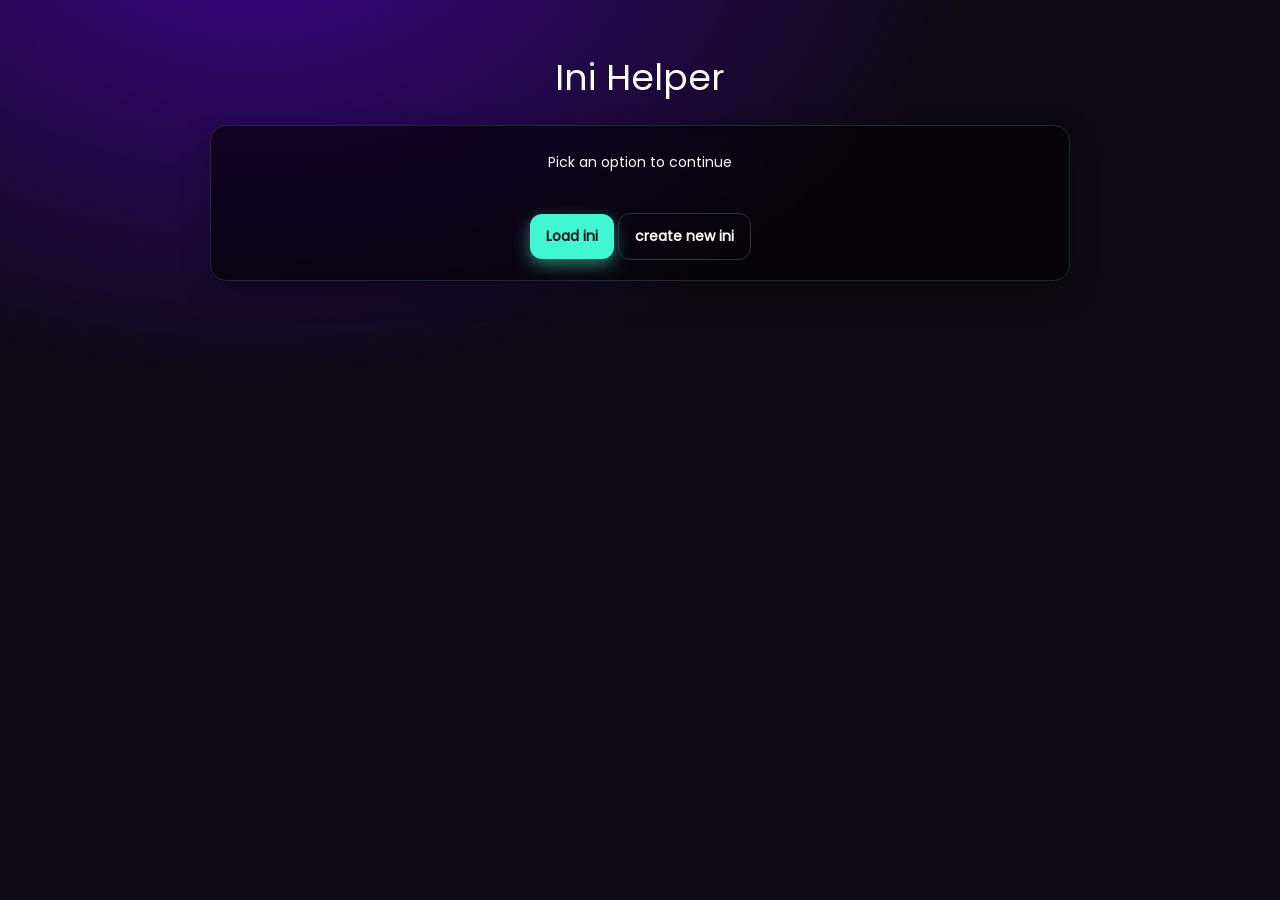
<file: testsite/ini_reader/index.html>
<!DOCTYPE html>
<html lang="en">
<head>
	<meta charset="utf-8">
	<meta name="viewport" content="width=device-width, initial-scale=1">
	<title>Ini Manager + Translator</title>

	<link rel="stylesheet" href="../res/_sharedassets/css/theme.css">
	<link rel="stylesheet" href="../res/_sharedassets/css/mediaoptima.css">
	<link rel="stylesheet" href="../res/_sharedassets/css/fonts.css">
	<link rel="stylesheet" href="../res/_sharedassets/css/w3.css">
	<link rel="stylesheet" href="../res/_sharedassets/css/fa-all.css">
	<link rel="stylesheet" href="../res/_sharedassets/css/coryG_UIOps.css">
	<link rel="stylesheet" href="../res/_sharedassets/css/animate.css">
</head>
<body>
	<div class="content">
		<header class="w3-center w3-animate-opacity">
			<h1>Ini Helper</h1>
		</header>

		<!-- Language selector -->
		<div class="card flow gapy formguy w3-center slide-top" data-role="fileform">
			<label>Pick an option to continue</label>
			<input type="file" name="thefile" id="inifile" class="w3-hide">
			<div class="btngroup w3-center w3-block centroid">
				<button class="btn primary" onclick="getfile()">Load ini</button>
				<button class="btn outline" onclick="meknew()">create new ini</button>
				<button class="btn primary w3-hide" onclick="getfile()">Load adjacent .ini</button>
				<!-- <button class="btn outline" data-toggler="#transModal" data-onshow="flex">Translate word</button> -->
			</div>
		</div>

		<div class="card w3-center w3-hide slide-top" data-role="summary">
			<i>summary</i><br>
			<span class="summ_display">this file has <b>32</b> entries, <b>3</b> sections and <b>40</b> lines</span>
		</div>

		<!-- Ini list -->
		<ul id="iniList"></ul>

		<div class="mainsect" data-role="iniops" style="display:none;">
			<div class="naver w3-center" data-role="optionsdisplay">
				<h4>options</h4>
				<button class="btn outline" data-role="mainpanelsbtns">list</button>
				<button class="btn outline" data-role="mainpanelsbtns">raw data</button>
				<button class="btn outline" data-role="mainpanelsbtns">export</button>
			</div>

			<div class="stack slide-top" data-tabgroup="mainpanels" style="display:none;">
				<div class="card w3-hide">
					<div class="stats" data-role="filestats">
						<div class="standin"><i>file stats show here</i></div>
					</div>
				</div>

				<div class="card">
					<div class="flowline searchbox" data-role="searchbox">
						<select id="searchtype">
							<option value="key" selected>key containing : </option>
							<option value="value">value containing : </option>
							<option value="section">section containing: </option>
						</select>
						<input id="searcher" type="search" placeholder="search the list of items" width="100%">

						<datalist >
							<option value="npt_"></option>
						</datalist>
					</div>
					<div class="standin">
						<i class="search_errbox">--</i>
					</div>
				</div>

				<div class="card">
					<button class="w3-right btn outline" data-toggler="#addmodal" data-onshow="flex" onclick="resetaddinput()"><i class="fa fa-plus"></i></button>
					<h2>Entries</h2>
					<div class="parsedstuff stack gapy listguy">
						<div class="standin">
							<i>items appear here</i>
						</div>
					</div>
				</div>
			</div>

			<div class="stack slide-top" data-tabgroup="mainpanels" style="display:none;">
				<div class="card extraspanel" data-shown="0">
					<!-- <button class="w3-right btn outline w3-text-white" onclick="showrdata(false)" data-role="togglerdataoff">hide raw data</button> -->
					<button class="w3-right btn primary" onclick="renderlist();showpanel(0)">update</button>
					<h2>Raw data</h2>
					<textarea id="filecontents">---</textarea>
				</div>
			</div>

			<div class="stack slide-top" data-tabgroup="mainpanels" style="display:none;">
				<div class="card extraspanel" data-shown="0">
					<!-- <button class="w3-right btn outline w3-text-white" onclick="showrdata(false)" data-role="togglerdataoff">hide raw data</button> -->
					<h2 class="w3-center">Export options</h2>
					<!-- <textarea id="filecontents">---</textarea> -->
					<div class="centroid gap-sm">
						<button class="btn outline" onclick="showpanel(1)">review output</button>
						<button class="btn outline" onclick="copy_ini()">copy to clipboard</button>
						<button class="btn primary" onclick="export_ini()">Export as .ini</button>
					</div>
				</div>
			</div>
		</div>

		<!-- Translator modal -->
		<div class="modal w3-animate-opacity" id="transModal" data-shown="0">
			<div class="modal-content tilt-in-right-1">
				<h3>Translate word</h3>
				<label>Word</label>
				<input id="wordToTranslate" type="text" placeholder="type here"/>
				<label>To language</label>
				<select id="transLang">
					<option value="EN">English</option>
					<option value="SW">Swahili</option>
					<option value="PL">Polish</option>
					<option value="DE">German</option>
				</select>
				<div style="margin-top:15px">
					<button class="btn primary" onclick="translate()">Translate</button>
					<button class="btn outline" data-toggler="#transModal">Close</button>
				</div>
				<p id="transResult" style="margin-top:10px;font-weight:600"></p>
			</div>
		</div>

		<div class="modal w3-animate-opacity" id="addmodal" data-shown="0">
			<div class="modal-content tilt-in-right-1">
				<button class="w3-right btn outline" data-toggler="#addmodal"><i class="fa fa-times"></i></button>
				<h2>Add new .ini entry</h2>
				<!-- Add / Edit form -->
				<div class="formguy w3-hided" data-role="addentryform">
					<label>Field</label>
					<input id="_idInput" type="hidden" placeholder="Key" value="-1"/>
					<input id="_fieldInput" type="text" placeholder="Key"/>
					<label>Value</label>
					<input id="_valueInput" type="text" placeholder="Value"/>
					<div style="margin-top:15px">
						<button class="btn primary" onclick="saveEntry()">save</button>
					</div>
				</div>
			</div>
		</div>
	</div>

	<script src="../res/_sharedassets/js/SuperScript.js"></script>
	<script src="../res/_sharedassets/js/toappend.js"></script>
	<script src="../res/_sharedassets/js/customalerter.js"></script>
	<script src="../res/_sharedassets/js/coryG_UIOps.js"></script>
	<script src="assets/iniops.js"></script>
	<script>
		// runtime variables
		let default_start_line = ";ini file starts here\n";
		let isdirty = false;
		let cur_filename = "new.ini";
		let cur_filetype = "application/octet-stream";
		let latestdata = undefined;
		let issaved = false;

		let theform = document.querySelector('[data-role="fileform"]');
		let fileinput = theform.querySelector('#inifile');
		let outbox = document.querySelector("#filecontents");
		let holder = document.querySelector(".listguy");

		let searchguy = document.querySelector('[data-role="searchbox"]');
		let npt_stype = searchguy.querySelector('select');
		let npt_stxt = searchguy.querySelector('input');
		let search_errbox = document.querySelector('.search_errbox');

		let ui_fileops = document.querySelector('[data-role="iniops"]');
		let ui_tabswtchers = document.querySelectorAll(`[data-role="optionsdisplay"]>.btn`);

		let ui_addform = document.querySelector('[data-role="addentryform"]');
		let npt_add_key = ui_addform.querySelector('#_fieldInput');
		let npt_add_value = ui_addform.querySelector('#_valueInput');
		let npt_edit_id = ui_addform.querySelector('#_idInput');

		let ui_summary = document.querySelector('[data-role="summary"]');
		let ui_summtxt = ui_summary.querySelector('.summ_display');

		function confirm_discard(prp){
			prp = prp == undefined ? "you have already started working with an ini, do you want to discard it?" : prp;
			let cn = true;

			if(isdirty){
				cn = confirm(prp)
			} else {
				isdirty = true;
			}

			return cn;
		}

		function getfile() {
			let con = confirm_discard();

			if(con){
				fileinput.click();
			} else {
				alert_dark("work preserved");
			}
		}

		function meknew() {
			let con = confirm_discard();

			if(con){
				showfileops(true);
				showinfo(default_start_line);
			} else {
				alert_dark("work preserved");
			}
		}

		fileinput.addEventListener('input',() => {
			readfile();
		})

		function readfile() {
			if(!fileinput.files || fileinput.files.length === 0){
				alert_danger("choose a file first");
				return;
			}

			let file = fileinput.files[0];
			let validTypes = ["text/plain", "application/octet-stream"];
			let ext = file.name.split(".").pop().toLowerCase();


			if(validTypes.includes(file.type) || ext =="ini" || ext == "txt"){

				alert_success("valid file");

				cur_filename = file.name;
				cur_filetype = file.type;
				// read the file
				const reader = new FileReader();

				reader.onload = function(e) {
					let text = e.target.result;
					alert_success("file read");

					showfileops(true);
					showinfo(text);
				}

				reader.readAsText(file);
			} else {
				alert_danger("invalid file type")
			}
		}

		function showfileops(con) {
			// shows the iniops section
			if(con){
				ui_fileops.style.display = "flex";
				ui_summary.classList.remove("w3-hide");

				showpanel(0);
			}
		}

		function showpanel(n) {
			tabSwitchB(Number(n),`[data-tabgroup="mainpanels"]`,"none","flex",`[data-role="optionsdisplay"]>.btn`,"primary","outline");
		}

		function showstats(d) {
			ui_summary.animate([{opacity:0},{opacity:1}],{duration:700});

			let payload = JSON.stringify(d);

			// console.log(d);
			ui_summtxt.innerHTML = `this file has 
					<b>${d.items.length}</b> ${plural("entry",d.items.length)}, 
					<b>${d.sections.length}</b> ${plural("section",d.sections.length)}, 
					<b>${d.lines.length}</b> ${plural("line",d.lines.length)} and 
					<b>${d.comments.length}</b> ${plural("comment",d.comments.length)}
			`;
		}

		function showinfo(what,scr) {
			what = what == undefined ? "nothing to show" : what;
			outbox.value = what;

			renderlist(scr);
			// alert_success("should have shown");
		}

		// for rendering and reverse rendering the .ini entries
		function renderlist(scrcon) {
			let data = parseini(outbox.value);
			let sections = data.sections;
			let items = data.items;
			let finht = document.createElement('div');

			latestdata = data;

			holder.innerHTML = `<div class="list-item panelbg2">
					<div><b>property</b></div>
					<div><b class="w3-text-blue spacy">value</b></div>
				</div>`;

			items.forEach((el,id) => {
				let div = document.createElement('div');

				let outht = `
					<div>${id+1} <b>${el.key}</b></div>
					<div><b class="w3-text-blue spacy">${el.value}</b></div>
					<div class="myactions">
						<button class="btn w3-hide"><i class="fa fa-pencil-alt"></i></button>
					</div>
				`;

				let lineid = el.lineid;

				div.className = "list-item";
				div.dataset.item = true;
				div.dataset.mysection = `${el.section}`;
				div.dataset.mykey = `${el.key}`;
				div.dataset.myvalue = `${el.value}`;
				div.dataset.lineid = lineid;
				div.innerHTML = outht;

				let btn = document.createElement('button');
				btn.className = "btn";
				btn.innerHTML = `<i class="fa fa-pencil-alt"></i>`;
				btn.addEventListener('click',(e) => {
					editline(id,lineid);
				})

				div.querySelector('.myactions').appendChild(btn);

				btn = document.createElement('button');
				btn.className = "btn";
				btn.innerHTML = `<i class="fa fa-times"></i>`;
				btn.addEventListener('click',(e) => {
					delete_entry(lineid);
				})

				div.querySelector('.myactions').appendChild(btn);

				holder.appendChild(div);
			})

			// holder.appendChild(finht);

			alert_success("item list updated");
			showstats(data);

			if(scrcon == true || scrcon == undefined)
				scrollToElement('[data-role="summary"]');
		}

		function rerenderini(refresh) {
			let lines = latestdata.lines;
			let rawdata = lines.join("\n");

			outbox.value = rawdata;

			if(refresh == true && refresh != undefined){
				renderlist();
			}
		}

		// -----------------------------------------------------

		function searchitems() {
			let stype = npt_stype.value;
			let stxt = npt_stxt.value.toLowerCase();

			let items = holder.querySelectorAll('[data-item]');
			let found = 0;

			items.forEach(el => {
				let map = `my${stype.toLowerCase()}`;
				let dis = "none";
				let inter = el.dataset[map] == undefined ? "" : el.dataset[map].toLowerCase();

				if(inter.includes(stxt)){
					found += 1;
					dis = "flex";
				}

				// console.log(`comparing ${inter} vs ${stxt}`)

				el.style.display = dis;
			})

			if(found == 0){
				items.forEach(el => {
					el.style.display = "flex";
				});

				search_errbox.innerHTML = "no results";
			} else {
				search_errbox.innerHTML = `found <b>${found}</b> ${plural("entry",found)}`;
			}

			search_errbox.animate([
				{opacity:0,translate: '0 20px'},
				{opacity:1,translate: '0 0'}
			],{duration: 700})
		}

		function showrdata(con){
			toggleShow('.extraspanel');
			toggleShow('[data-role="togglerdataon"]');
		}

		// entry based CRUD
		function saveEntry() {
			let key = npt_add_key.value;
			let value = npt_add_value.value;
			let lineid = Number(npt_edit_id.value);

			let line = `${key} = ${value}`;

			if(lineid == -1){
				outbox.value += `\n${line}`;
				alert_success('new line added');
			} else {
				// alert_dark("trying to edit");
				latestdata.lines[Number(lineid)] = line;
				alert_dark(`editting line ${lineid}`);
				// return;
				rerenderini();

				alert_success("entry edited");
			}

			renderlist(false);

			toggleShow("#addmodal");
		}

		function resetaddinput() {
			npt_edit_id.value = -1;
		}

		function editline(n,lineid) {
			let item = undefined,line = undefined;
			let items = latestdata.items;
			let dalines = latestdata.lines;

			item = items[n];
			line = dalines[lineid];

			console.log(n,item,line);
			alert_dark('gotten dataa');

			npt_add_key.value = item.key;
			npt_add_value.value = item.value;
			npt_edit_id.value = lineid;

			toggleShowB("#addmodal","flex","none");
		}

		function delete_entry(n) {
			let con = confirm("are you sure you want to delete this entry");

			if(con){
				alert_dark(`deleting line number ${n}`);

				let newlines = [...latestdata.lines].filter((e,id) => {return !(id == Number(n))}).join("\n");

				outbox.value = newlines;
				showinfo(newlines,false);
			} else {
				alert_success("work preserved");
			}
		}

		// export options
		function copy_ini() {
			issaved = true;

			let thetxt = outbox.value;

			copytext1(thetxt);
			alert_success('text copied successfully');
		}

		function export_ini() {
			issaved = true;

			alert_dark('starting export');

			let thetxt = outbox.value;

			try{
				let tempfile = new Blob([thetxt],{type:cur_filetype});
				let url = URL.createObjectURL(tempfile);
				let thelink = document.createElement('a');

				thelink.download = cur_filename;
				thelink.href = url;
				thelink.innerHTML = "download ini";
				thelink.click();
			} catch(err){
				alert_danger(err);
				return;
			}

			alert_success("file exported successfully");
		}

		// initialisers
		function setupevents() {
			npt_stxt.addEventListener('input',(e) => {
				searchitems();
			})

			npt_stype.addEventListener('input',(e) => {
				searchitems();
			})

			ui_tabswtchers.forEach((el,id) => {
				el.addEventListener('click',e => {
					showpanel(id);
				})
			})
		}

		window.addEventListener('load',el => {
			setupevents();
		})

		window.addEventListener('beforeunload',el => {
			if(isdirty && !issaved){
				const msg = "Leaving this page or reloading will cause you to lose your work, are you sure?";
				event.preventDefault();
				event.returnValue = msg;
				return msg;
			}
		})
	</script>
</body>
</html>
</file>
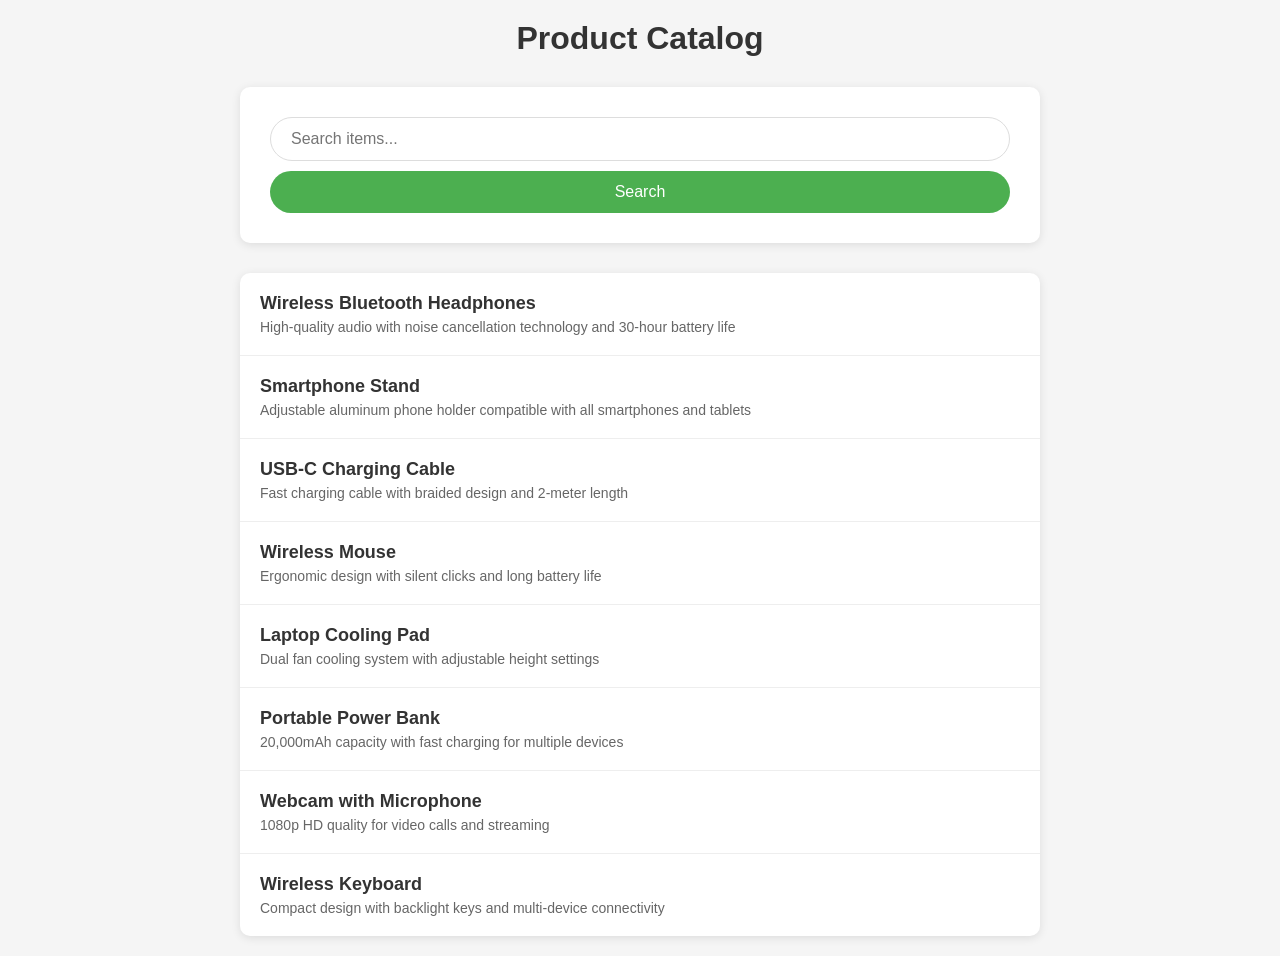
<file: testsite/ini_reader/justin/index.html>
<!DOCTYPE html>
<html lang="en">
<head>
    <meta charset="UTF-8">
    <meta name="viewport" content="width=device-width, initial-scale=1.0">
    <title>Search & Items List</title>
    <style>
        * {
            margin: 0;
            padding: 0;
            box-sizing: border-box;
        }

        body {
            font-family: -apple-system, BlinkMacSystemFont, 'Segoe UI', Roboto, Oxygen, Ubuntu, Cantarell, sans-serif;
            background-color: #f5f5f5;
            padding: 20px;
        }

        .container {
            max-width: 800px;
            margin: 0 auto;
        }

        h1 {
            color: #333;
            margin-bottom: 30px;
            text-align: center;
        }

        .search-form {
            background: white;
            padding: 30px;
            border-radius: 10px;
            box-shadow: 0 2px 10px rgba(0,0,0,0.1);
            margin-bottom: 30px;
        }

        .search-input {
            width: 100%;
            padding: 12px 20px;
            font-size: 16px;
            border: 1px solid #ddd;
            border-radius: 25px;
            outline: none;
            transition: border-color 0.3s;
        }

        .search-input:focus {
            border-color: #4CAF50;
        }

        .search-button {
            margin-top: 10px;
            width: 100%;
            padding: 12px 30px;
            font-size: 16px;
            background-color: #4CAF50;
            color: white;
            border: none;
            border-radius: 25px;
            cursor: pointer;
            transition: background-color 0.3s;
        }

        .search-button:hover {
            background-color: #45a049;
        }

        .items-list {
            background: white;
            border-radius: 10px;
            box-shadow: 0 2px 10px rgba(0,0,0,0.1);
            overflow: hidden;
        }

        .item {
            padding: 20px;
            border-bottom: 1px solid #eee;
            transition: background-color 0.3s;
        }

        .item:last-child {
            border-bottom: none;
        }

        .item:hover {
            background-color: #f9f9f9;
        }

        .item-title {
            font-size: 18px;
            font-weight: bold;
            color: #333;
            margin-bottom: 5px;
        }

        .item-description {
            color: #666;
            font-size: 14px;
        }

        .no-results {
            text-align: center;
            padding: 40px;
            color: #999;
        }

        .highlight {
            background-color: #fff3cd;
            padding: 2px 4px;
            border-radius: 3px;
        }
    </style>
</head>
<body>
    <div class="container">
        <h1>Product Catalog</h1>
        
        <form class="search-form" onsubmit="searchItems(event)">
            <input 
                type="text" 
                class="search-input" 
                id="searchInput" 
                placeholder="Search items..." 
                onkeyup="searchItems(event)"
            >
            <button type="submit" class="search-button">Search</button>
        </form>

        <div class="items-list" id="itemsList">
            <!-- Items will be populated here -->
        </div>
    </div>

    <script>
        // Sample items data
        const items = [
            {
                title: "Wireless Bluetooth Headphones",
                description: "High-quality audio with noise cancellation technology and 30-hour battery life"
            },
            {
                title: "Smartphone Stand",
                description: "Adjustable aluminum phone holder compatible with all smartphones and tablets"
            },
            {
                title: "USB-C Charging Cable",
                description: "Fast charging cable with braided design and 2-meter length"
            },
            {
                title: "Wireless Mouse",
                description: "Ergonomic design with silent clicks and long battery life"
            },
            {
                title: "Laptop Cooling Pad",
                description: "Dual fan cooling system with adjustable height settings"
            },
            {
                title: "Portable Power Bank",
                description: "20,000mAh capacity with fast charging for multiple devices"
            },
            {
                title: "Webcam with Microphone",
                description: "1080p HD quality for video calls and streaming"
            },
            {
                title: "Wireless Keyboard",
                description: "Compact design with backlight keys and multi-device connectivity"
            }
        ];

        // Function to display items
        function displayItems(itemsToShow) {
            const itemsList = document.getElementById('itemsList');
            
            if (itemsToShow.length === 0) {
                itemsList.innerHTML = '<div class="no-results">No items found</div>';
                return;
            }

            itemsList.innerHTML = itemsToShow.map(item => `
                <div class="item">
                    <div class="item-title">${item.title}</div>
                    <div class="item-description">${item.description}</div>
                </div>
            `).join('');
        }

        // Function to search items
        function searchItems(event) {
            if (event) event.preventDefault();
            
            const searchTerm = document.getElementById('searchInput').value.toLowerCase();
            
            if (!searchTerm) {
                displayItems(items);
                return;
            }

            const filteredItems = items.filter(item => 
                item.title.toLowerCase().includes(searchTerm) || 
                item.description.toLowerCase().includes(searchTerm)
            );

            displayItems(filteredItems);
        }

        // Highlight search term in text
        function highlightText(text, searchTerm) {
            if (!searchTerm) return text;
            const regex = new RegExp(`(${searchTerm})`, 'gi');
            return text.replace(regex, '<span class="highlight">$1</span>');
        }

        // Initialize the page
        displayItems(items);
    </script>
</body>
</html>
</file>
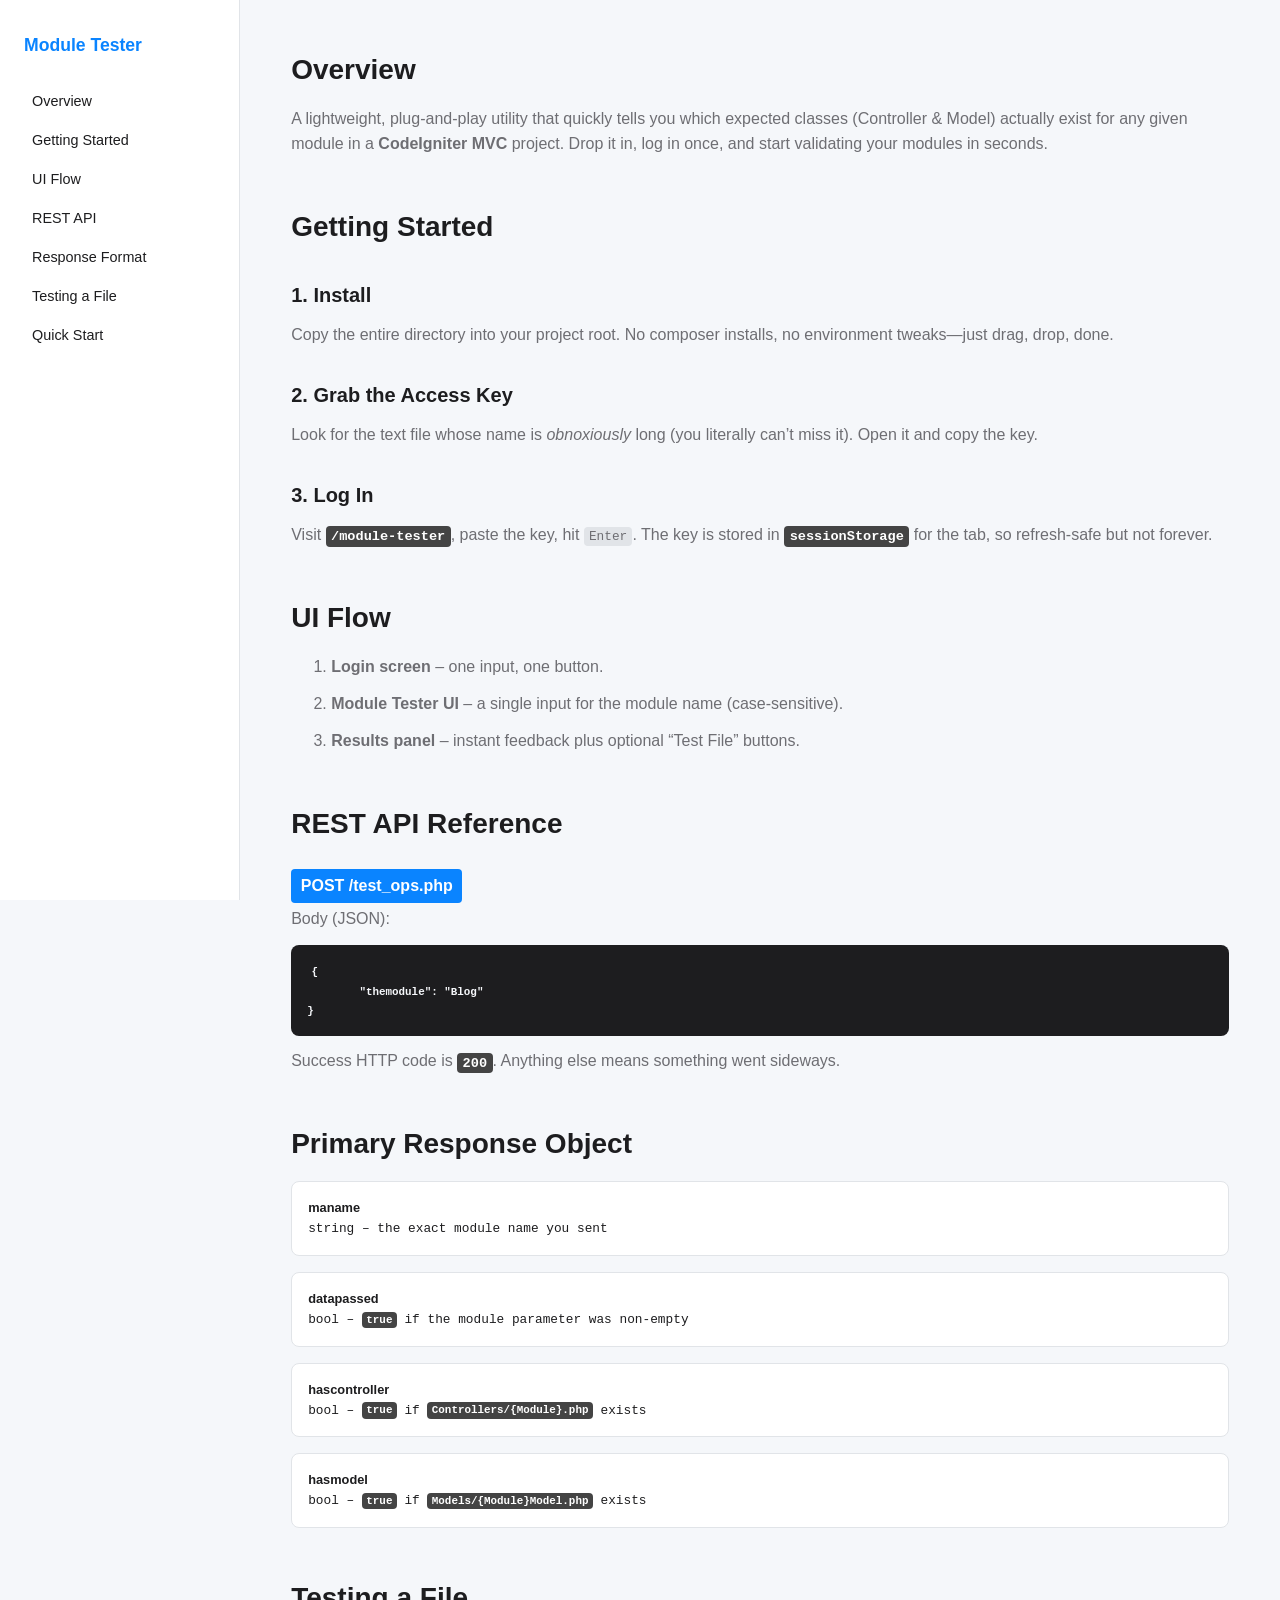
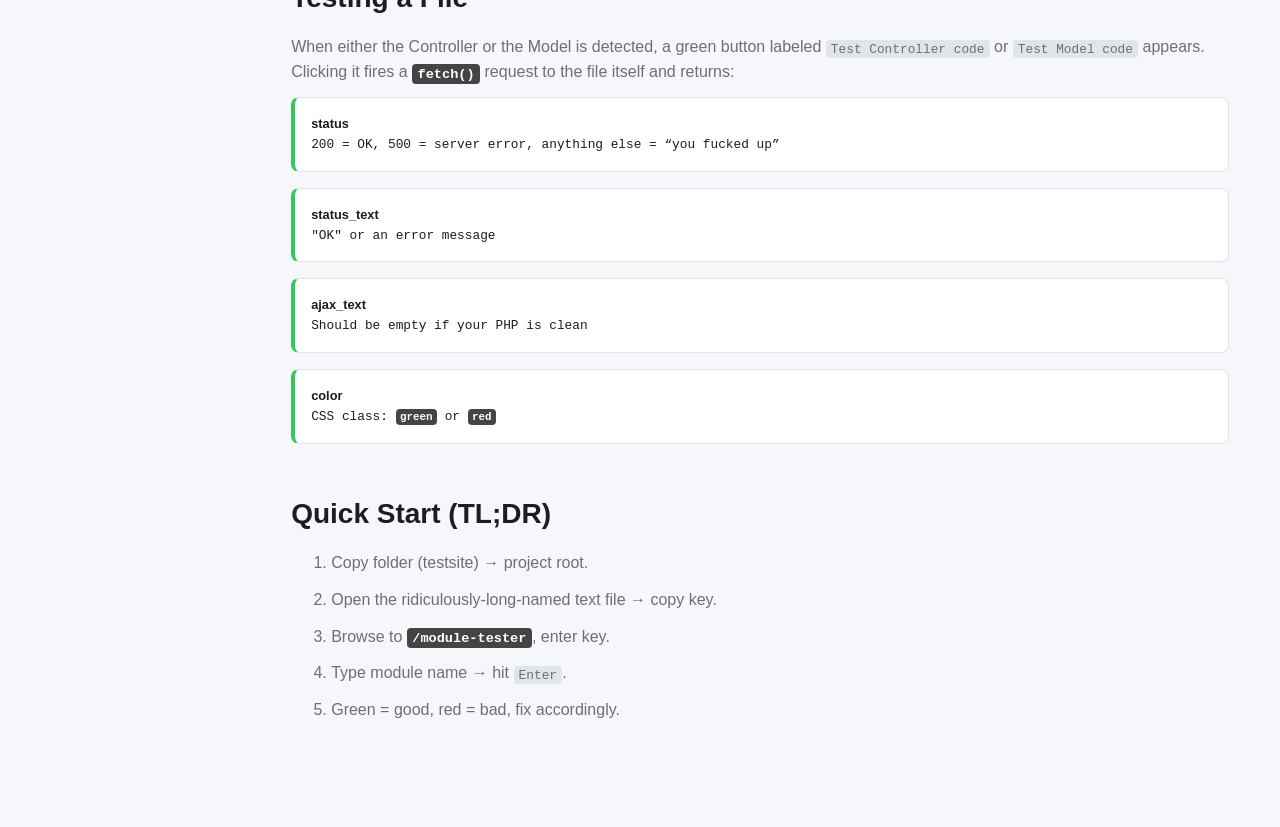
<file: testsite/module_tester/help/index.html>
<!DOCTYPE html>
<html lang="en">
<head>
	<meta charset="UTF-8">
	<title>Module Tester - MVC Class‐Existence Tool</title>
	<link rel="stylesheet" type="text/css" href="../assets/docu.css">
	<meta name="viewport" content="width=device-width,initial-scale=1">
</head>
<body>
	<nav>
		<h1><b>Module Tester</b></h1>
		<ul>
			<li><a href="#overview">Overview</a></li>
			<li><a href="#getting-started">Getting Started</a></li>
			<li><a href="#ui-flow">UI Flow</a></li>
			<li><a href="#api">REST API</a></li>
			<li><a href="#response-format">Response Format</a></li>
			<li><a href="#testing-a-file">Testing a File</a></li>
			<li><a href="#quick-start">Quick Start</a></li>
		</ul>
	</nav>

	<main>
	<section id="overview">
		<h2>Overview</h2>
		<p>
			A lightweight, plug-and-play utility that quickly tells you which expected classes (Controller &amp; Model) actually exist for any given module in a <strong>CodeIgniter MVC</strong> project.  
			Drop it in, log in once, and start validating your modules in seconds.
		</p>
	</section>

	<section id="getting-started">
		<h2>Getting Started</h2>
		<h3>1. Install</h3>
		<p>Copy the entire directory into your project root. No composer installs, no environment tweaks—just drag, drop, done.</p>

		<h3>2. Grab the Access Key</h3>
		<p>Look for the text file whose name is <em>obnoxiously</em> long (you literally can’t miss it). Open it and copy the key.</p>

		<h3>3. Log In</h3>
		<p>Visit <code>/module-tester</code>, paste the key, hit <kbd>Enter</kbd>.  
		The key is stored in <code>sessionStorage</code> for the tab, so refresh-safe but not forever.</p>
	</section>

	<section id="ui-flow">
		<h2>UI Flow</h2>
		<ol>
			<li><strong>Login screen</strong> – one input, one button.</li>
			<li><strong>Module Tester UI</strong> – a single input for the module name (case-sensitive).</li>
			<li><strong>Results panel</strong> – instant feedback plus optional “Test File” buttons.</li>
		</ol>
	</section>

	<section id="api">
		<h2>REST API Reference</h2>
		<p class="endpoint">POST /test_ops.php</p>
		<p>Body (JSON):</p>
		<pre><code id="code1"></code></pre>
		<p>Success HTTP code is <code class="w3-black">200</code>. Anything else means something went sideways.</p>
	</section>

	<section id="response-format">
		<h2>Primary Response Object</h2>
		<div class="response-block">
			<div class="card">
				<strong>maname</strong><br>
				string – the exact module name you sent
			</div>
			<div class="card">
				<strong>datapassed</strong><br>
				bool – <code>true</code> if the module parameter was non-empty
			</div>
			<div class="card">
				<strong>hascontroller</strong><br>
				bool – <code>true</code> if <code>Controllers/{Module}.php</code> exists
			</div>
			<div class="card">
				<strong>hasmodel</strong><br>
				bool – <code>true</code> if <code>Models/{Module}Model.php</code> exists
			</div>
		</div>
	</section>

	<section id="testing-a-file">
		<h2>Testing a File</h2>
		<p>
			When either the Controller or the Model is detected, a green button labeled <kbd>Test Controller code</kbd> or <kbd>Test Model code</kbd> appears.  
			Clicking it fires a <code>fetch()</code> request to the file itself and returns:
		</p>
		<div class="response-block">
			<div class="card success">
				<strong>status</strong><br>
				200 = OK, 500 = server error, anything else = “you fucked up”
			</div>
			<div class="card success">
				<strong>status_text</strong><br>
				"OK" or an error message
			</div>
			<div class="card success">
				<strong>ajax_text</strong><br>
				Should be empty if your PHP is clean
			</div>
			<div class="card success">
				<strong>color</strong><br>
				CSS class: <code>green</code> or <code>red</code>
			</div>
		</div>
	</section>

	<section id="quick-start">
		<h2>Quick Start (TL;DR)</h2>
		<ol>
			<li>Copy folder (testsite) → project root.</li>
			<li>Open the ridiculously-long-named text file → copy key.</li>
			<li>Browse to <code>/module-tester</code>, enter key.</li>
			<li>Type module name → hit <kbd>Enter</kbd>.</li>
			<li>Green = good, red = bad, fix accordingly.</li>
		</ol>
	</section>

	</main>

	<script>
		/* tiny sidebar toggle for mobile */
		const nav = document.querySelector('nav');
		document.addEventListener('click', e=>{
			if(e.target.closest('nav') || e.target.matches('nav')) return;
			if(window.innerWidth<=900) nav.classList.remove('open');
		});
		document.body.addEventListener('touchstart',()=>{});

		// the codes
		// post data sent to the API
		code1.innerHTML = `{\n\t"themodule": "Blog"\n}`;
	</script>
</body>
</html>
</file>
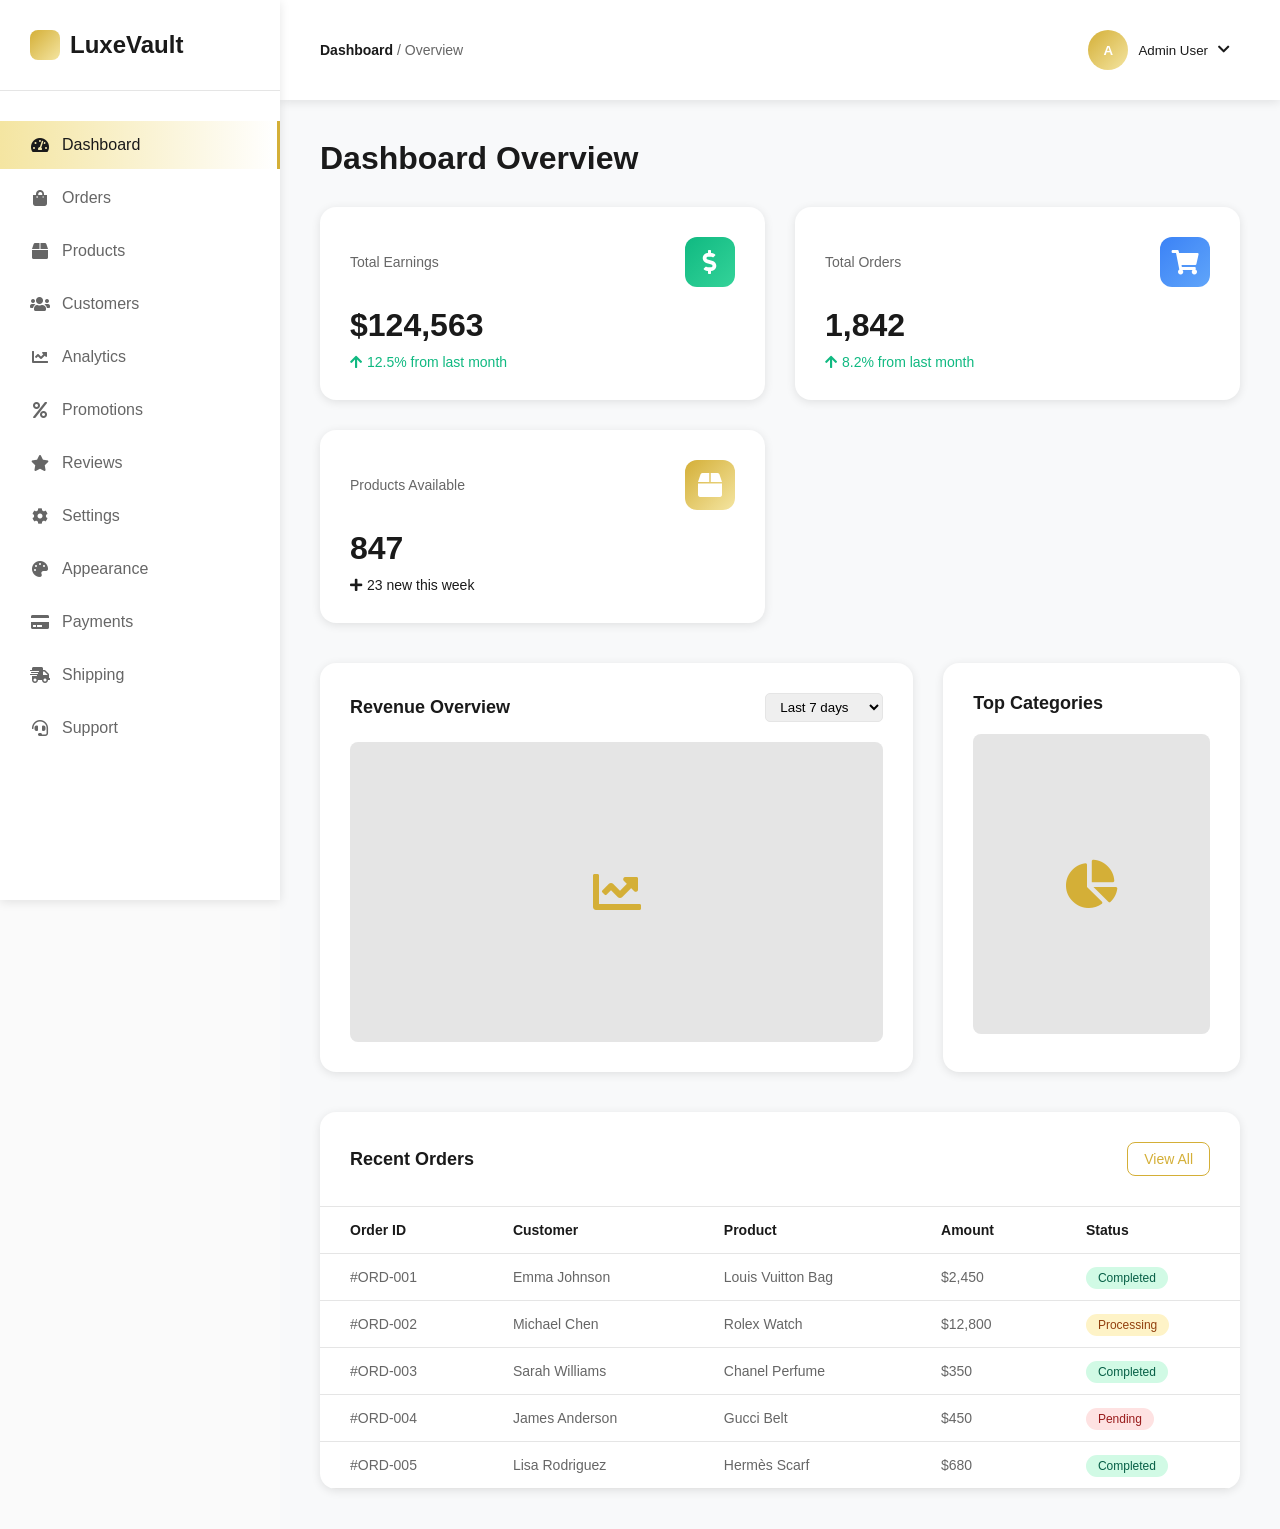
<file: justin/adminpage.html>
<!DOCTYPE html>
<html lang="en">
<head>
    <meta charset="UTF-8">
    <meta name="viewport" content="width=device-width, initial-scale=1.0">
    <title>LuxeVault Admin Dashboard</title>
    <link rel="stylesheet" href="../_assets/css/fa-all.css">
    <!-- <link href="https://fonts.googleapis.com/css2?family=Poppins:wght@300;400;500;600;700&display=swap" rel="stylesheet"> -->
    <style>
        :root {
            --primary: #1a1a1a;
            --gold: #d4af37;
            --gold-light: #f4e5a1;
            --dark: #0a0a0a;
            --light: #fafafa;
            --gray: #666;
            --light-gray: #e5e5e5;
            --white: #ffffff;
            --shadow: 0 2px 10px rgba(0, 0, 0, 0.1);
            --shadow-hover: 0 4px 20px rgba(0, 0, 0, 0.15);
        }

        * {
            margin: 0;
            padding: 0;
            box-sizing: border-box;
        }

        body {
            font-family: 'Poppins', sans-serif;
            background-color: var(--light);
            color: var(--primary);
            display: flex;
            min-height: 100vh;
        }

        /* Sidebar Styles */
        .sidebar {
            width: 280px;
            background: var(--white);
            box-shadow: var(--shadow);
            padding: 30px 0;
            position: fixed;
            height: 100vh;
            overflow-y: auto;
            z-index: 1000;
        }

        .sidebar-header {
            padding: 0 30px 30px;
            border-bottom: 1px solid var(--light-gray);
            margin-bottom: 30px;
        }

        .sidebar-header h2 {
            font-size: 24px;
            font-weight: 700;
            color: var(--primary);
            display: flex;
            align-items: center;
            gap: 10px;
        }

        .sidebar-header h2::before {
            content: '';
            width: 30px;
            height: 30px;
            background: linear-gradient(135deg, var(--gold), var(--gold-light));
            border-radius: 8px;
            display: inline-block;
        }

        .sidebar-menu {
            list-style: none;
        }

        .sidebar-menu li {
            margin-bottom: 5px;
        }

        .sidebar-menu a {
            display: flex;
            align-items: center;
            padding: 15px 30px;
            color: var(--gray);
            text-decoration: none;
            transition: all 0.3s ease;
            font-weight: 500;
            gap: 12px;
        }

        .sidebar-menu a:hover,
        .sidebar-menu a.active {
            background: linear-gradient(90deg, var(--gold-light), transparent);
            color: var(--primary);
            border-right: 3px solid var(--gold);
        }

        .sidebar-menu a i {
            width: 20px;
            text-align: center;
        }

        /* Main Content Styles */
        .main-content {
            flex: 1;
            margin-left: 280px;
            background-color: #f8f9fa;
            min-height: 100vh;
        }

        /* Navbar Styles */
        .navbar {
            background: var(--white);
            padding: 20px 40px;
            box-shadow: var(--shadow);
            display: flex;
            justify-content: space-between;
            align-items: center;
            position: sticky;
            top: 0;
            z-index: 100;
        }

        .breadcrumb {
            font-size: 14px;
            color: var(--gray);
        }

        .breadcrumb strong {
            color: var(--primary);
            font-weight: 600;
        }

        .user-menu {
            position: relative;
        }

        .user-btn {
            display: flex;
            align-items: center;
            gap: 10px;
            background: none;
            border: none;
            cursor: pointer;
            font-family: 'Poppins', sans-serif;
            color: var(--primary);
            font-weight: 500;
            padding: 10px;
            border-radius: 8px;
            transition: background-color 0.3s ease;
        }

        .user-btn:hover {
            background-color: var(--light-gray);
        }

        .user-avatar {
            width: 40px;
            height: 40px;
            border-radius: 50%;
            background: linear-gradient(135deg, var(--gold), var(--gold-light));
            display: flex;
            align-items: center;
            justify-content: center;
            color: var(--white);
            font-weight: 600;
        }

        .dropdown {
            position: absolute;
            top: 100%;
            right: 0;
            background: var(--white);
            box-shadow: var(--shadow-hover);
            border-radius: 12px;
            padding: 10px 0;
            margin-top: 10px;
            min-width: 180px;
            opacity: 0;
            visibility: hidden;
            transform: translateY(-10px);
            transition: all 0.3s ease;
        }

        .dropdown.show {
            opacity: 1;
            visibility: visible;
            transform: translateY(0);
        }

        .dropdown a {
            display: block;
            padding: 12px 20px;
            color: var(--primary);
            text-decoration: none;
            transition: background-color 0.3s ease;
            font-size: 14px;
        }

        .dropdown a:hover {
            background-color: var(--light-gray);
        }

        .dropdown a i {
            margin-right: 10px;
            width: 16px;
        }

        /* Dashboard Content Styles */
        .dashboard-content {
            padding: 40px;
        }

        .page-title {
            font-size: 32px;
            font-weight: 700;
            margin-bottom: 30px;
            color: var(--primary);
        }

        /* Stats Cards */
        .stats-grid {
            display: grid;
            grid-template-columns: repeat(auto-fit, minmax(300px, 1fr));
            gap: 30px;
            margin-bottom: 40px;
        }

        .stat-card {
            background: var(--white);
            padding: 30px;
            border-radius: 16px;
            box-shadow: var(--shadow);
            transition: transform 0.3s ease, box-shadow 0.3s ease;
        }

        .stat-card:hover {
            transform: translateY(-5px);
            box-shadow: var(--shadow-hover);
        }

        .stat-card .header {
            display: flex;
            justify-content: space-between;
            align-items: center;
            margin-bottom: 20px;
        }

        .stat-card .title {
            font-size: 14px;
            color: var(--gray);
            font-weight: 500;
        }

        .stat-card .icon {
            width: 50px;
            height: 50px;
            border-radius: 12px;
            display: flex;
            align-items: center;
            justify-content: center;
            font-size: 24px;
        }

        .stat-card .value {
            font-size: 32px;
            font-weight: 700;
            color: var(--primary);
            margin-bottom: 10px;
        }

        .stat-card .change {
            font-size: 14px;
            display: flex;
            align-items: center;
            gap: 5px;
        }

        .stat-card.positive .change {
            color: #10b981;
        }

        .stat-card.negative .change {
            color: #ef4444;
        }

        /* Earnings Card */
        .earnings-card .icon {
            background: linear-gradient(135deg, #10b981, #34d399);
            color: white;
        }

        /* Orders Card */
        .orders-card .icon {
            background: linear-gradient(135deg, #3b82f6, #60a5fa);
            color: white;
        }

        /* Products Card */
        .products-card .icon {
            background: linear-gradient(135deg, var(--gold), var(--gold-light));
            color: white;
        }

        /* Charts Section */
        .charts-grid {
            display: grid;
            grid-template-columns: 2fr 1fr;
            gap: 30px;
            margin-bottom: 40px;
        }

        .chart-card {
            background: var(--white);
            padding: 30px;
            border-radius: 16px;
            box-shadow: var(--shadow);
        }

        .chart-header {
            display: flex;
            justify-content: space-between;
            align-items: center;
            margin-bottom: 20px;
        }

        .chart-title {
            font-size: 18px;
            font-weight: 600;
            color: var(--primary);
        }

        .chart {
            height: 300px;
            background: var(--light-gray);
            border-radius: 8px;
            display: flex;
            align-items: center;
            justify-content: center;
            color: var(--gray);
            font-size: 14px;
        }

        /* Recent Orders Table */
        .table-card {
            background: var(--white);
            border-radius: 16px;
            box-shadow: var(--shadow);
            overflow: hidden;
        }

        .table-header {
            padding: 30px;
            border-bottom: 1px solid var(--light-gray);
            display: flex;
            justify-content: space-between;
            align-items: center;
        }

        .table-title {
            font-size: 18px;
            font-weight: 600;
            color: var(--primary);
        }

        .view-all-btn {
            background: none;
            border: 1px solid var(--gold);
            color: var(--gold);
            padding: 8px 16px;
            border-radius: 8px;
            font-size: 14px;
            cursor: pointer;
            transition: all 0.3s ease;
        }

        .view-all-btn:hover {
            background: var(--gold);
            color: var(--white);
        }

        table {
            width: 100%;
            border-collapse: collapse;
        }

        th, td {
            padding: 15px 30px;
            text-align: left;
            border-bottom: 1px solid var(--light-gray);
        }

        th {
            font-weight: 600;
            color: var(--primary);
            font-size: 14px;
        }

        td {
            color: var(--gray);
            font-size: 14px;
        }

        .status {
            padding: 4px 12px;
            border-radius: 20px;
            font-size: 12px;
            font-weight: 500;
        }

        .status.completed {
            background: #d1fae5;
            color: #065f46;
        }

        .status.processing {
            background: #fef3c7;
            color: #92400e;
        }

        .status.pending {
            background: #fee2e2;
            color: #991b1b;
        }

        /* Responsive Design */
        @media (max-width: 1024px) {
            .charts-grid {
                grid-template-columns: 1fr;
            }
            
            .sidebar {
                width: 250px;
            }
            
            .main-content {
                margin-left: 250px;
            }
        }

        @media (max-width: 768px) {
            .sidebar {
                transform: translateX(-100%);
                transition: transform 0.3s ease;
            }
            
            .sidebar.active {
                transform: translateX(0);
            }
            
            .main-content {
                margin-left: 0;
            }
            
            .navbar {
                padding: 15px 20px;
            }
            
            .dashboard-content {
                padding: 20px;
            }
            
            .stats-grid {
                grid-template-columns: 1fr;
            }
        }
    </style>
</head>
<body>
    <!-- Sidebar -->
    <nav class="sidebar">
        <div class="sidebar-header">
            <h2>LuxeVault</h2>
        </div>
        <ul class="sidebar-menu">
            <li><a href="#" class="active"><i class="fas fa-tachometer-alt"></i> Dashboard</a></li>
            <li><a href="#"><i class="fas fa-shopping-bag"></i> Orders</a></li>
            <li><a href="#"><i class="fas fa-box"></i> Products</a></li>
            <li><a href="#"><i class="fas fa-users"></i> Customers</a></li>
            <li><a href="#"><i class="fas fa-chart-line"></i> Analytics</a></li>
            <li><a href="#"><i class="fas fa-percent"></i> Promotions</a></li>
            <li><a href="#"><i class="fas fa-star"></i> Reviews</a></li>
            <li><a href="#"><i class="fas fa-cog"></i> Settings</a></li>
            <li><a href="#"><i class="fas fa-palette"></i> Appearance</a></li>
            <li><a href="#"><i class="fas fa-credit-card"></i> Payments</a></li>
            <li><a href="#"><i class="fas fa-shipping-fast"></i> Shipping</a></li>
            <li><a href="#"><i class="fas fa-headset"></i> Support</a></li>
        </ul>
    </nav>

    <!-- Main Content -->
    <main class="main-content">
        <!-- Navbar -->
        <nav class="navbar">
            <div class="breadcrumb">
                <strong>Dashboard</strong> / Overview
            </div>
            <div class="user-menu">
                <button class="user-btn" onclick="toggleDropdown()">
                    <div class="user-avatar">A</div>
                    <span>Admin User</span>
                    <i class="fas fa-chevron-down"></i>
                </button>
                <div class="dropdown" id="userDropdown">
                    <a href="#"><i class="fas fa-user-edit"></i> Edit Details</a>
                    <a href="#"><i class="fas fa-sign-out-alt"></i> Logout</a>
                </div>
            </div>
        </nav>

        <!-- Dashboard Content -->
        <div class="dashboard-content">
            <h1 class="page-title">Dashboard Overview</h1>

            <!-- Stats Cards -->
            <div class="stats-grid">
                <div class="stat-card earnings-card positive">
                    <div class="header">
                        <span class="title">Total Earnings</span>
                        <div class="icon">
                            <i class="fas fa-dollar-sign"></i>
                        </div>
                    </div>
                    <div class="value">$124,563</div>
                    <div class="change">
                        <i class="fas fa-arrow-up"></i>
                        <span>12.5% from last month</span>
                    </div>
                </div>

                <div class="stat-card orders-card positive">
                    <div class="header">
                        <span class="title">Total Orders</span>
                        <div class="icon">
                            <i class="fas fa-shopping-cart"></i>
                        </div>
                    </div>
                    <div class="value">1,842</div>
                    <div class="change">
                        <i class="fas fa-arrow-up"></i>
                        <span>8.2% from last month</span>
                    </div>
                </div>

                <div class="stat-card products-card">
                    <div class="header">
                        <span class="title">Products Available</span>
                        <div class="icon">
                            <i class="fas fa-box"></i>
                        </div>
                    </div>
                    <div class="value">847</div>
                    <div class="change">
                        <i class="fas fa-plus"></i>
                        <span>23 new this week</span>
                    </div>
                </div>
            </div>

            <!-- Charts Section -->
            <div class="charts-grid">
                <div class="chart-card">
                    <div class="chart-header">
                        <h3 class="chart-title">Revenue Overview</h3>
                        <select style="padding: 5px 10px; border: 1px solid var(--light-gray); border-radius: 5px;">
                            <option>Last 7 days</option>
                            <option>Last 30 days</option>
                            <option>Last 90 days</option>
                        </select>
                    </div>
                    <div class="chart">
                        <i class="fas fa-chart-line" style="font-size: 48px; color: var(--gold);"></i>
                    </div>
                </div>

                <div class="chart-card">
                    <div class="chart-header">
                        <h3 class="chart-title">Top Categories</h3>
                    </div>
                    <div class="chart">
                        <i class="fas fa-chart-pie" style="font-size: 48px; color: var(--gold);"></i>
                    </div>
                </div>
            </div>

            <!-- Recent Orders Table -->
            <div class="table-card">
                <div class="table-header">
                    <h3 class="table-title">Recent Orders</h3>
                    <button class="view-all-btn">View All</button>
                </div>
                <table>
                    <thead>
                        <tr>
                            <th>Order ID</th>
                            <th>Customer</th>
                            <th>Product</th>
                            <th>Amount</th>
                            <th>Status</th>
                        </tr>
                    </thead>
                    <tbody>
                        <tr>
                            <td>#ORD-001</td>
                            <td>Emma Johnson</td>
                            <td>Louis Vuitton Bag</td>
                            <td>$2,450</td>
                            <td><span class="status completed">Completed</span></td>
                        </tr>
                        <tr>
                            <td>#ORD-002</td>
                            <td>Michael Chen</td>
                            <td>Rolex Watch</td>
                            <td>$12,800</td>
                            <td><span class="status processing">Processing</span></td>
                        </tr>
                        <tr>
                            <td>#ORD-003</td>
                            <td>Sarah Williams</td>
                            <td>Chanel Perfume</td>
                            <td>$350</td>
                            <td><span class="status completed">Completed</span></td>
                        </tr>
                        <tr>
                            <td>#ORD-004</td>
                            <td>James Anderson</td>
                            <td>Gucci Belt</td>
                            <td>$450</td>
                            <td><span class="status pending">Pending</span></td>
                        </tr>
                        <tr>
                            <td>#ORD-005</td>
                            <td>Lisa Rodriguez</td>
                            <td>Hermès Scarf</td>
                            <td>$680</td>
                            <td><span class="status completed">Completed</span></td>
                        </tr>
                    </tbody>
                </table>
            </div>
        </div>
    </main>

    <script>
        function toggleDropdown() {
            const dropdown = document.getElementById('userDropdown');
            dropdown.classList.toggle('show');
        }

        // Close dropdown when clicking outside
        document.addEventListener('click', function(event) {
            const userMenu = document.querySelector('.user-menu');
            const dropdown = document.getElementById('userDropdown');
            
            if (!userMenu.contains(event.target)) {
                dropdown.classList.remove('show');
            }
        });

        // Add active class to current menu item
        document.querySelectorAll('.sidebar-menu a').forEach(link => {
            link.addEventListener('click', function() {
                document.querySelector('.sidebar-menu a.active').classList.remove('active');
                this.classList.add('active');
            });
        });
    </script>
</body>
</html>
</file>
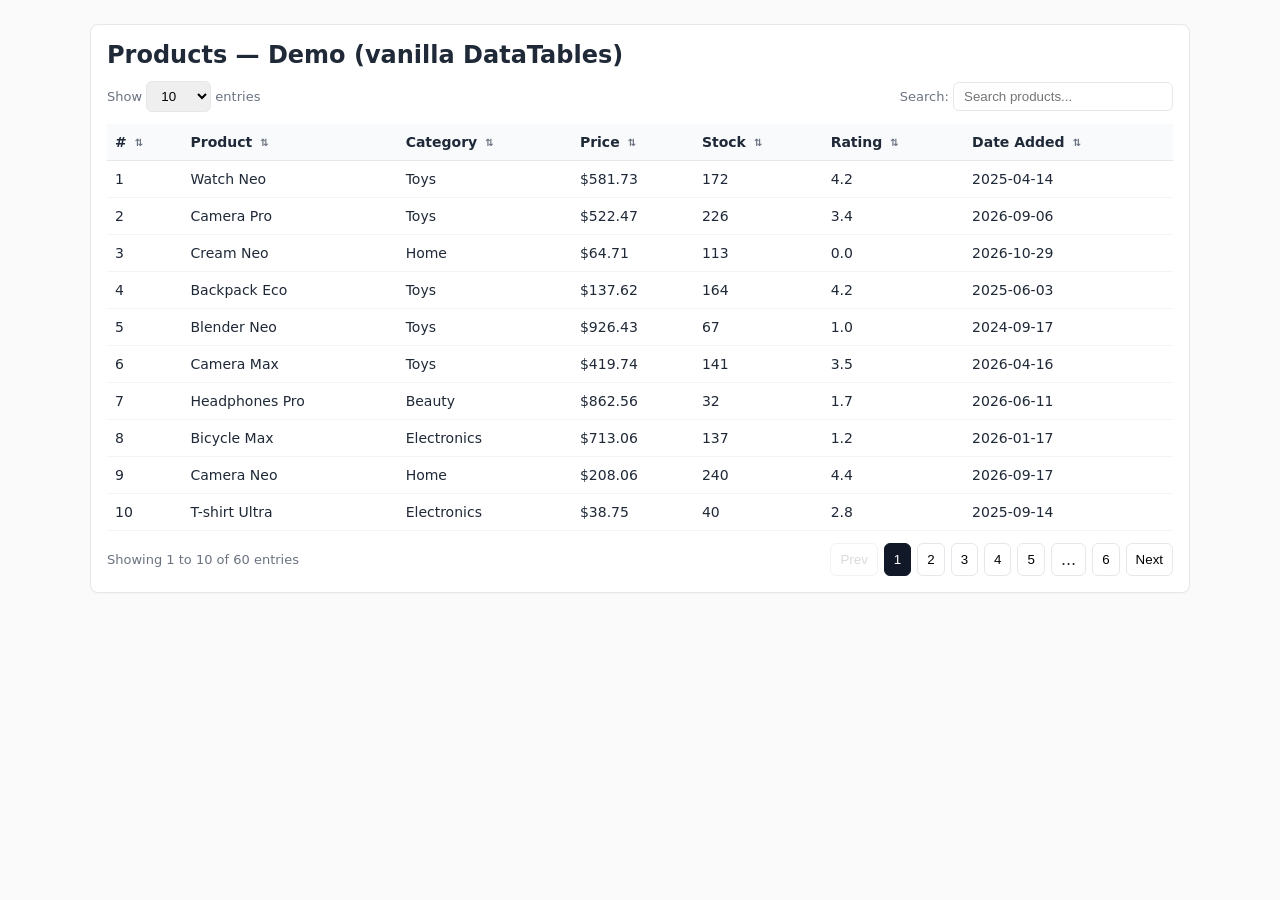
<file: justin/datatables_clone.html>
<!doctype html>
<html lang="en">
<head>
  <meta charset="utf-8" />
  <meta name="viewport" content="width=device-width,initial-scale=1" />
  <title>Vanilla DataTables Replica — Products</title>
  <style>
    /* Minimal DataTables-like styling */
    :root{
      --bg:#fafafa;--card:#fff;--muted:#6b7280;--accent:#1f2937;--border:#e5e7eb;
    }
    *{box-sizing:border-box}
    body{font-family:Inter,ui-sans-serif,system-ui,Arial,sans-serif;background:var(--bg);margin:24px;color:var(--accent)}
    .card{background:var(--card);border:1px solid var(--border);border-radius:8px;padding:16px;box-shadow:0 1px 2px rgba(16,24,40,0.03)}

    .dt-top{display:flex;justify-content:space-between;align-items:center;gap:12px;margin-bottom:12px}
    .dt-left, .dt-right{display:flex;gap:12px;align-items:center}
    label{font-size:13px;color:var(--muted)}
    select,input[type="search"]{padding:6px 10px;border:1px solid var(--border);border-radius:6px}
    input[type="search"]{width:220px}

    table{width:100%;border-collapse:collapse;font-size:14px}
    thead th{background:#f8fafc;padding:10px 8px;text-align:left;border-bottom:1px solid var(--border);cursor:pointer;user-select:none}
    thead th .colwrap{display:flex;align-items:center;gap:8px}
    thead th .sort{font-size:10px;color:var(--muted);display:inline-block;width:10px}
    tbody td{padding:10px 8px;border-bottom:1px solid #f1f5f9}
    tbody tr:hover{background:#fbfdff}

    .dt-bottom{display:flex;justify-content:space-between;align-items:center;margin-top:12px}
    .info{color:var(--muted);font-size:13px}
    .pagination{display:flex;gap:6px}
    .page-btn{padding:6px 9px;border-radius:6px;border:1px solid var(--border);background:#fff;cursor:pointer}
    .page-btn.active{background:#111827;color:#fff;border-color:#111827}
    .page-btn:disabled{opacity:0.5;cursor:not-allowed}

    /* responsive small screens */
    @media (max-width:720px){
      .dt-top{flex-direction:column;align-items:stretch}
      input[type="search"]{width:100%}
      thead th:nth-child(6),tbody td:nth-child(6){display:none}
    }
  </style>
</head>
<body>
  <div class="card" style="max-width:1100px;margin:0 auto">
    <h2 style="margin:0 0 12px 0">Products &mdash; Demo (vanilla DataTables)</h2>

    <div class="dt-top">
      <div class="dt-left">
        <label>Show
          <select id="pageLength" aria-label="Show entries">
            <option>10</option>
            <option>25</option>
            <option>50</option>
            <option>100</option>
          </select>
        entries</label>
      </div>

      <div class="dt-right">
        <label>Search: <input type="search" id="globalSearch" placeholder="Search products..." /></label>
      </div>
    </div>

    <div style="overflow:auto">
      <table id="dt" aria-describedby="table-info">
        <thead>
          <tr>
            <th data-key="id"><div class="colwrap">#<span class="sort">⇅</span></div></th>
            <th data-key="name"><div class="colwrap">Product<span class="sort">⇅</span></div></th>
            <th data-key="category"><div class="colwrap">Category<span class="sort">⇅</span></div></th>
            <th data-key="price"><div class="colwrap">Price<span class="sort">⇅</span></div></th>
            <th data-key="stock"><div class="colwrap">Stock<span class="sort">⇅</span></div></th>
            <th data-key="rating"><div class="colwrap">Rating<span class="sort">⇅</span></div></th>
            <th data-key="date"><div class="colwrap">Date Added<span class="sort">⇅</span></div></th>
          </tr>
        </thead>
        <tbody></tbody>
      </table>
    </div>

    <div class="dt-bottom">
      <div class="info" id="table-info">Showing 0 to 0 of 0 entries</div>
      <div class="pagination" id="pagination"></div>
    </div>
  </div>

  <script>
    // Sample data generator (products)
    const categories = ['Clothing','Electronics','Home','Beauty','Sports','Toys'];
    const adjectives = ['Pro','Lite','Max','Prime','Ultra','Neo','Eco'];
    const items = ['T-shirt','Headphones','Blender','Cream','Bicycle','Doll','Sneakers','Camera','Watch','Backpack'];

    function rnd(min,max){return Math.floor(Math.random()*(max-min+1))+min}
    function rndFloat(min,max,dec=2){return (Math.random()*(max-min)+min).toFixed(dec)}
    function formatCurrency(n){return '$'+Number(n).toLocaleString()}

    const data = Array.from({length:60}).map((_,i)=>{
      const name = items[rnd(0,items.length-1)] + ' ' + adjectives[rnd(0,adjectives.length-1)];
      const category = categories[rnd(0,categories.length-1)];
      const price = rndFloat(8,999,2);
      const stock = rnd(0,250);
      const rating = (Math.random()*5).toFixed(1);
      const date = new Date(Date.now() - rnd(0,1000)*24*3600*1000).toISOString().slice(0,10);
      return {id:i+1,name,category,price,stock,rating,date}
    })

    // State
    let state = {
      page: 1,
      pageLength: 10,
      q: '',
      sortKey: null,
      sortDir: 'asc',
      filtered: [...data]
    }

    // Elements
    const tbody = document.querySelector('#dt tbody')
    const info = document.getElementById('table-info')
    const pagination = document.getElementById('pagination')
    const pageLengthSel = document.getElementById('pageLength')
    const searchInput = document.getElementById('globalSearch')
    const headers = document.querySelectorAll('#dt thead th')

    // Attach events
    pageLengthSel.value = state.pageLength
    pageLengthSel.addEventListener('change',e=>{ state.pageLength = Number(e.target.value); state.page = 1; render() })
    searchInput.addEventListener('input',e=>{ state.q = e.target.value.trim().toLowerCase(); state.page = 1; filterAndRender() })

    headers.forEach(h=>{
      h.addEventListener('click',()=>{
        const key = h.getAttribute('data-key')
        if(state.sortKey===key) state.sortDir = state.sortDir==='asc' ? 'desc' : 'asc'
        else { state.sortKey = key; state.sortDir = 'asc' }
        updateSortIndicators(); filterAndRender()
      })
    })

    function updateSortIndicators(){
      headers.forEach(h=>{
        const key = h.getAttribute('data-key')
        const span = h.querySelector('.sort')
        if(key===state.sortKey){ span.textContent = state.sortDir==='asc'? '▲' : '▼' }
        else span.textContent = '⇅'
      })
    }

    // Filtering and sorting
    function filterAndRender(){
      const q = state.q
      state.filtered = data.filter(row=>{
        if(!q) return true
        return Object.values(row).some(v=>String(v).toLowerCase().includes(q))
      })
      if(state.sortKey) sortData()
      render()
    }

    function sortData(){
      const k = state.sortKey
      const dir = state.sortDir === 'asc' ? 1 : -1
      state.filtered.sort((a,b)=>{
        let va = a[k], vb = b[k]
        // numeric detection
        if(!isNaN(Number(va)) && !isNaN(Number(vb))){ return (Number(va)-Number(vb))*dir }
        // date detection (YYYY-MM-DD)
        if(/^\d{4}-\d{2}-\d{2}$/.test(va) && /^\d{4}-\d{2}-\d{2}$/.test(vb)){
          return (new Date(va) - new Date(vb)) * dir
        }
        return String(va).localeCompare(String(vb)) * dir
      })
    }

    // Render table body and controls
    function render(){
      const total = state.filtered.length
      const start = (state.page-1)*state.pageLength
      const end = Math.min(start + state.pageLength, total)
      const rows = state.filtered.slice(start,end)

      tbody.innerHTML = rows.map(r=>`\
        <tr>\
          <td>${r.id}</td>\
          <td>${r.name}</td>\
          <td>${r.category}</td>\
          <td>${formatCurrency(r.price)}</td>\
          <td>${r.stock}</td>\
          <td>${r.rating}</td>\
          <td>${r.date}</td>\
        </tr>`).join('')

      info.textContent = total===0 ? 'No entries to show' : `Showing ${start+1} to ${end} of ${total} entries`
      renderPagination(total)
    }

    function renderPagination(total){
      const pages = Math.max(1, Math.ceil(total/state.pageLength))
      if(state.page>pages) state.page = pages
      const range = paginationRange(state.page, pages, 5)
      pagination.innerHTML = ''

      // prev
      const prev = mkBtn('Prev', state.page===1)
      prev.addEventListener('click',()=>{ if(state.page>1){ state.page--; render() } })
      pagination.appendChild(prev)

      range.forEach(p=>{
        if(p==='...'){
          const span = document.createElement('div'); span.className='page-btn'; span.textContent='...'; span.style.cursor='default'; pagination.appendChild(span); return
        }
        const btn = mkBtn(p, false, p===state.page)
        btn.addEventListener('click',()=>{ state.page = p; render() })
        pagination.appendChild(btn)
      })

      const next = mkBtn('Next', state.page===pages)
      next.addEventListener('click',()=>{ if(state.page<pages){ state.page++; render() } })
      pagination.appendChild(next)
    }

    function mkBtn(text, disabled=false, active=false){
      const b = document.createElement('button')
      b.className = 'page-btn' + (active? ' active':'')
      b.textContent = text
      if(disabled) b.disabled = true
      return b
    }

    // compute pagination range similar to DataTables
    function paginationRange(current, total, length){
      const out = []
      if(total<=length){ for(let i=1;i<=total;i++) out.push(i); return out }
      const left = Math.max(1, current-Math.floor(length/2))
      const right = Math.min(total, left + length -1)
      if(left>1) out.push(1), out.push('...')
      for(let i=left;i<=right;i++) out.push(i)
      if(right<total) out.push('...'), out.push(total)
      return out
    }

    // init
    filterAndRender()
    updateSortIndicators()

    // keyboard shortcut: / focuses search (like many datatable setups)
    // document.addEventListener('keydown',e=>{ if(e.key === '/' && document.activeElement !== searchInput){ e.preventDefault(); searchInput.focus() } })
  </script>
</body>
</html>
</file>
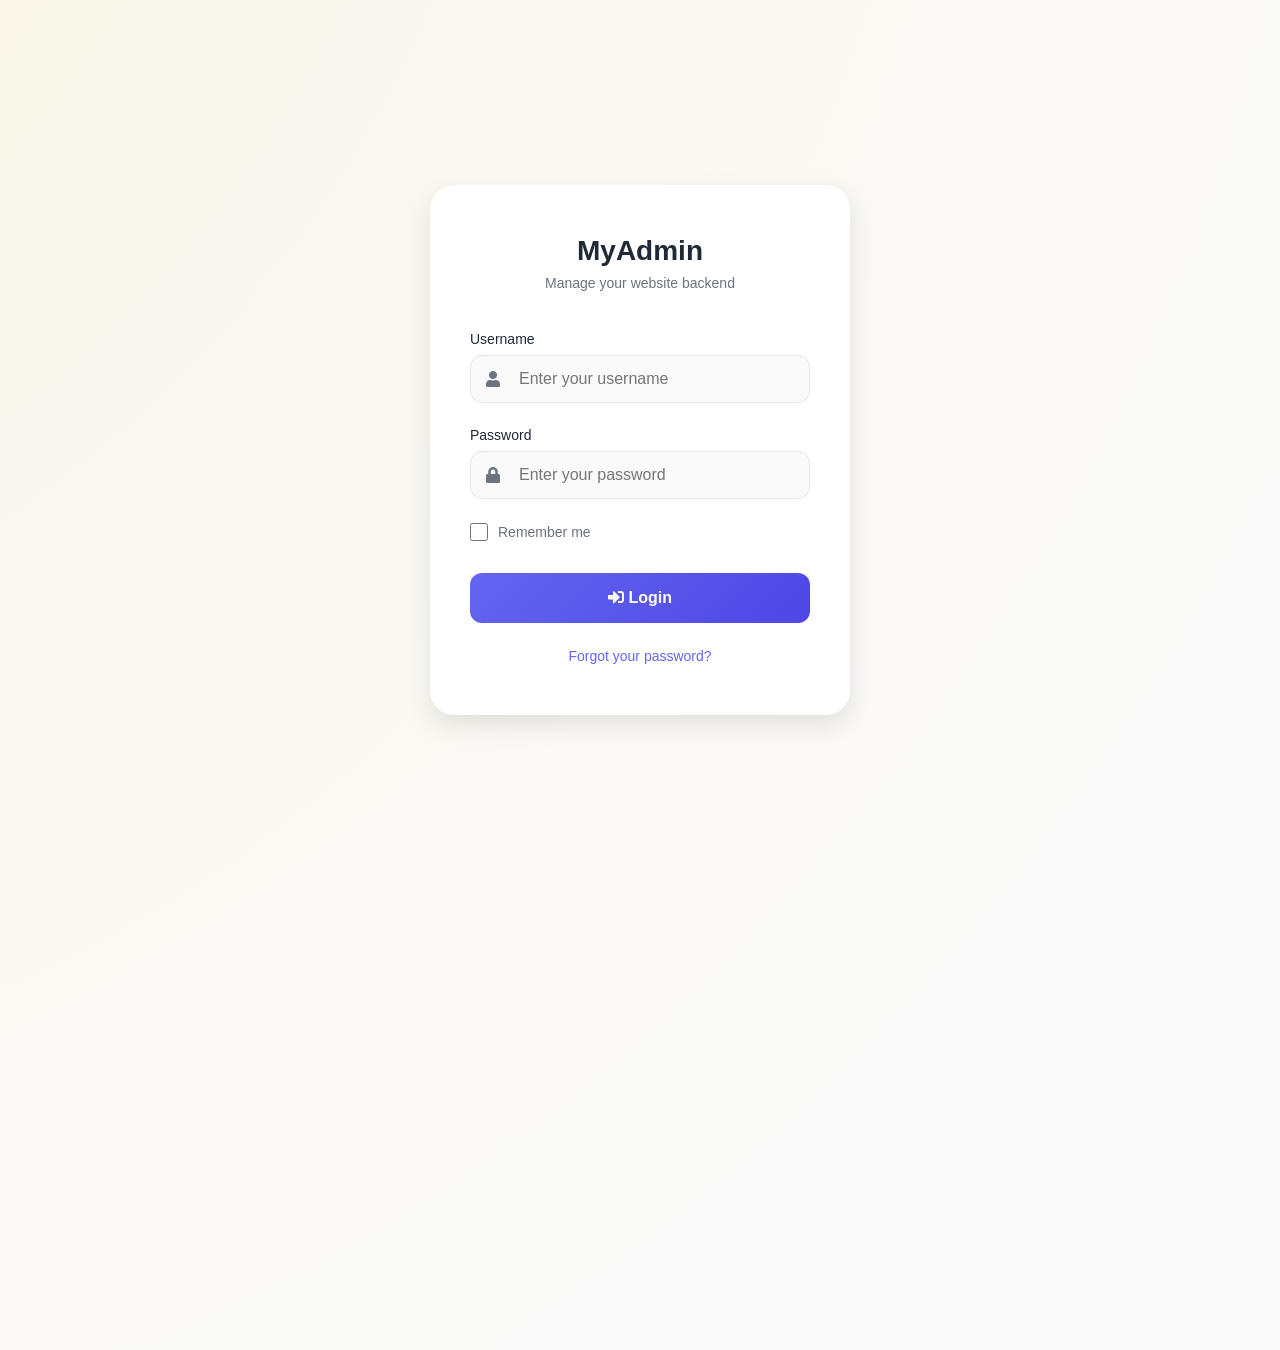
<file: justin/loginpage.html>
<!DOCTYPE html>
<html lang="en">
<head>
    <meta charset="UTF-8">
    <meta name="viewport" content="width=device-width, initial-scale=1.0">
    <title>CommerceHub - Login</title>
    <link rel="stylesheet" href="../_assets/css/fa-all.css">
    <!-- <link href="https://fonts.googleapis.com/css2?family=Poppins:wght@300;400;500;600;700&display=swap" rel="stylesheet"> -->
    <style>
        :root {
            --primary: #6366F1;
            --primary-dark: #4F46E5;
            --gold: #FBBF24;
            --gold-light: #FCD34D;
            --dark: #1F2937;
            --gray: #6B7280;
            --light-gray: #F3F4F6;
            --white: #FFFFFF;
            --shadow: 0 10px 25px rgba(0, 0, 0, 0.1);
            --shadow-hover: 0 15px 35px rgba(0, 0, 0, 0.15);
        }

        * {
            margin: 0;
            padding: 0;
            box-sizing: border-box;
        }

        body {
            font-family: 'Poppins', sans-serif;
            background-color: #FAFAFA;
            min-height: 100vh;
            display: flex;
            align-items: center;
            justify-content: center;
            padding: 20px;
            position: relative;
            overflow: hidden;
        }

        /* Golden gradient background effect */
        body::before {
            content: '';
            position: absolute;
            top: -50%;
            left: -50%;
            width: 200%;
            height: 200%;
            background: radial-gradient(circle at 0% 0%, 
                rgba(251, 191, 36, 0.15) 0%, 
                rgba(252, 211, 77, 0.08) 30%, 
                transparent 70%);
            z-index: -1;
        }

        .container {
            background: var(--white);
            border-radius: 24px;
            box-shadow: var(--shadow);
            width: 100%;
            max-width: 420px;
            padding: 50px 40px;
            transition: transform 0.3s ease, box-shadow 0.3s ease;
            position: relative;
            overflow: hidden;
        }

        .container::before {
            content: '';
            position: absolute;
            top: -2px;
            left: -2px;
            right: -2px;
            bottom: -2px;
            background: linear-gradient(135deg, var(--gold-light), transparent 30%);
            border-radius: 24px;
            z-index: -1;
            opacity: 0.5;
        }

        .container:hover {
            transform: translateY(-5px);
            box-shadow: var(--shadow-hover);
        }

        .logo {
            text-align: center;
            margin-bottom: 40px;
        }

        .logo-icon {
            width: 60px;
            height: 60px;
            background: linear-gradient(135deg, var(--primary), var(--primary-dark));
            border-radius: 16px;
            display: flex;
            align-items: center;
            justify-content: center;
            margin: 0 auto 16px;
            box-shadow: 0 4px 12px rgba(99, 102, 241, 0.3);
        }

        .logo-icon i {
            font-size: 28px;
            color: var(--white);
        }

        .logo h1 {
            font-size: 28px;
            font-weight: 700;
            color: var(--dark);
            margin-bottom: 8px;
        }

        .logo p {
            color: var(--gray);
            font-size: 14px;
            font-weight: 400;
        }

        .form-group {
            margin-bottom: 24px;
            position: relative;
        }

        .form-group label {
            display: block;
            margin-bottom: 8px;
            font-size: 14px;
            font-weight: 500;
            color: var(--dark);
        }

        .input-wrapper {
            position: relative;
        }

        .input-wrapper i {
            position: absolute;
            left: 16px;
            top: 50%;
            transform: translateY(-50%);
            color: var(--gray);
            font-size: 16px;
            transition: color 0.3s ease;
        }

        .form-control {
            width: 100%;
            padding: 14px 16px 14px 48px;
            font-size: 16px;
            font-family: 'Poppins', sans-serif;
            border: 1px solid #E5E7EB;
            border-radius: 12px;
            background-color: #FAFAFA;
            transition: all 0.3s ease;
            outline: none;
        }

        .form-control:focus {
            border-color: var(--primary);
            background-color: var(--white);
            box-shadow: 0 0 0 3px rgba(99, 102, 241, 0.1);
        }

        .form-control:focus + i {
            color: var(--primary);
        }

        .checkbox-wrapper {
            display: flex;
            align-items: center;
            margin-bottom: 32px;
        }

        .checkbox-wrapper input[type="checkbox"] {
            width: 18px;
            height: 18px;
            margin-right: 10px;
            accent-color: var(--primary);
            cursor: pointer;
        }

        .checkbox-wrapper label {
            font-size: 14px;
            color: var(--gray);
            cursor: pointer;
            user-select: none;
        }

        .login-btn {
            width: 100%;
            padding: 16px;
            background: linear-gradient(135deg, var(--primary), var(--primary-dark));
            color: var(--white);
            border: none;
            border-radius: 12px;
            font-size: 16px;
            font-weight: 600;
            font-family: 'Poppins', sans-serif;
            cursor: pointer;
            transition: all 0.3s ease;
            position: relative;
            overflow: hidden;
        }

        .login-btn::before {
            content: '';
            position: absolute;
            top: 0;
            left: -100%;
            width: 100%;
            height: 100%;
            background: linear-gradient(90deg, transparent, rgba(255, 255, 255, 0.2), transparent);
            transition: left 0.5s;
        }

        .login-btn:hover::before {
            left: 100%;
        }

        .login-btn:hover {
            transform: translateY(-2px);
            box-shadow: 0 8px 20px rgba(99, 102, 241, 0.3);
        }

        .login-btn:active {
            transform: translateY(0);
        }

        .forgot-password {
            text-align: center;
            margin-top: 24px;
        }

        .forgot-password a {
            color: var(--primary);
            text-decoration: none;
            font-size: 14px;
            font-weight: 500;
            transition: color 0.3s ease;
        }

        .forgot-password a:hover {
            color: var(--primary-dark);
        }

        /* Responsive design */
        @media (max-width: 480px) {
            .container {
                padding: 40px 30px;
                margin: 10px;
            }

            .logo h1 {
                font-size: 24px;
            }
        }
    </style>
</head>
<body>
    <div class="container">
        <div class="logo">
            <h1>MyAdmin</h1>
            <p>Manage your website backend</p>
        </div>

        <form id="loginForm">
            <div class="form-group">
                <label for="username">Username</label>
                <div class="input-wrapper">
                    <input type="text" id="username" class="form-control" placeholder="Enter your username" required>
                    <i class="fas fa-user"></i>
                </div>
            </div>

            <div class="form-group">
                <label for="password">Password</label>
                <div class="input-wrapper">
                    <input type="password" id="password" class="form-control" placeholder="Enter your password" required>
                    <i class="fas fa-lock"></i>
                </div>
            </div>

            <div class="checkbox-wrapper">
                <input type="checkbox" id="rememberMe">
                <label for="rememberMe">Remember me</label>
            </div>

            <button type="submit" class="login-btn">
                <i class="fas fa-sign-in-alt"></i> Login
            </button>
        </form>

        <div class="forgot-password">
            <a href="#">Forgot your password?</a>
        </div>
    </div>

    <script>
        document.getElementById('loginForm').addEventListener('submit', function(e) {
            e.preventDefault();
            
            const username = document.getElementById('username').value;
            const password = document.getElementById('password').value;
            const rememberMe = document.getElementById('rememberMe').checked;
            
            // Here you would normally handle the login logic
            console.log('Login attempt:', { username, password, rememberMe });
            
            // Add loading state
            const btn = document.querySelector('.login-btn');
            btn.innerHTML = '<i class="fas fa-spinner fa-spin"></i> Logging in...';
            btn.disabled = true;
            
            // Simulate login delay
            setTimeout(() => {
                btn.innerHTML = '<i class="fas fa-check"></i> Success!';
                setTimeout(() => {
                    btn.innerHTML = '<i class="fas fa-sign-in-alt"></i> Login';
                    btn.disabled = false;
                }, 1000);
            }, 1500);
        });

        // Add focus effects
        const inputs = document.querySelectorAll('.form-control');
        inputs.forEach(input => {
            input.addEventListener('focus', function() {
                this.parentElement.querySelector('i').style.color = 'var(--primary)';
            });
            
            input.addEventListener('blur', function() {
                this.parentElement.querySelector('i').style.color = 'var(--gray)';
            });
        });
    </script>
</body>
</html>
</file>
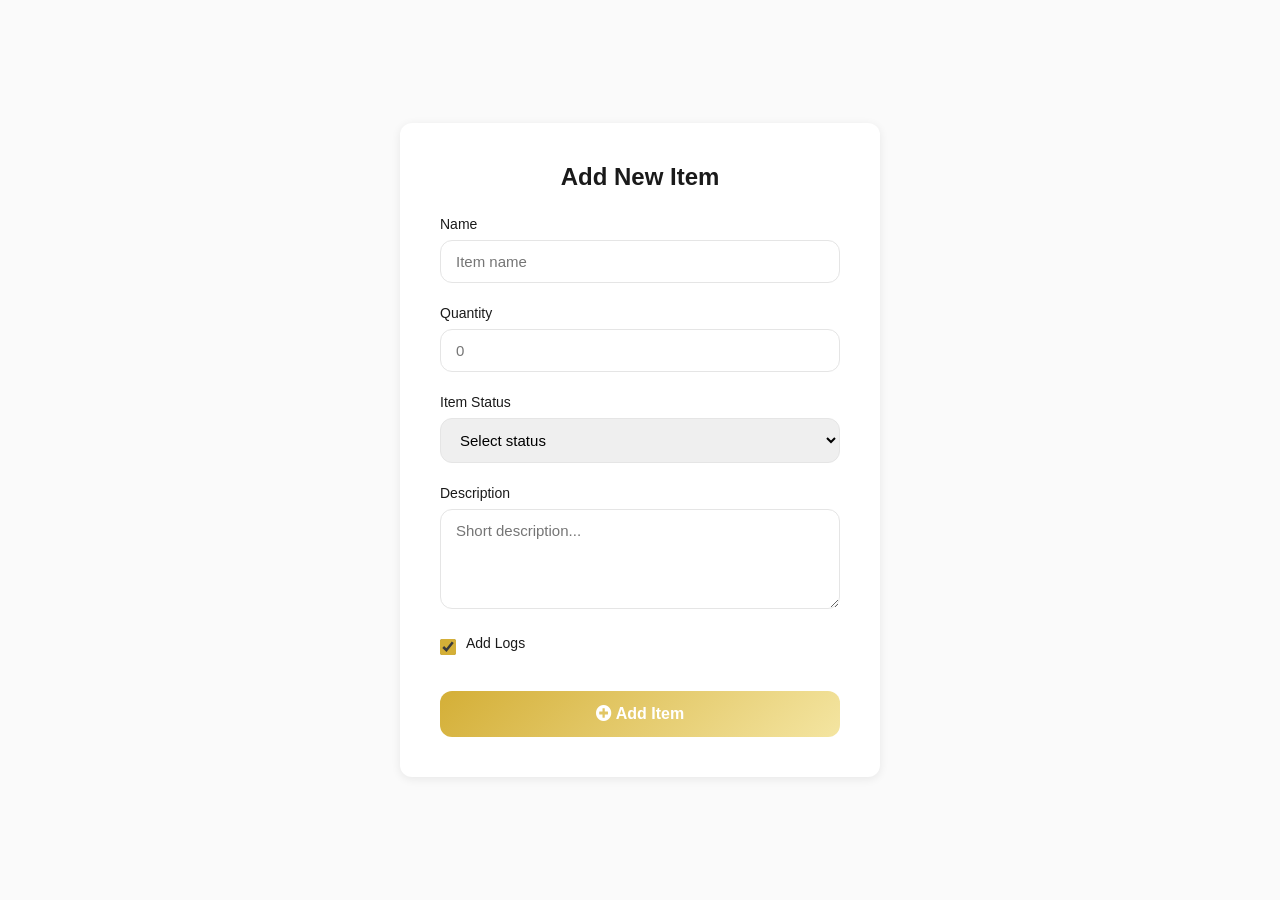
<file: justin/products.html>
<!DOCTYPE html>
<html lang="en">
<head>
    <meta charset="UTF-8">
    <title>Add New Item – LuxeVault Admin</title>
    <meta name="viewport" content="width=device-width, initial-scale=1.0">

    <!-- Google Font & Icons -->
    <!-- <link href="https://fonts.googleapis.com/css2?family=Poppins:wght@300;400;500;600&display=swap" rel="stylesheet"> -->
    <link rel="stylesheet" href="../_assets/css/fa-all.css">

    <style>
        :root{
            --primary:#1a1a1a;
            --gold:#d4af37;
            --gold-light:#f4e5a1;
            --light:#fafafa;
            --white:#ffffff;
            --gray:#666;
            --light-gray:#e5e5e5;
            --shadow:0 2px 10px rgba(0,0,0,.08);
            --radius:12px;
        }

        *{box-sizing:border-box;margin:0;padding:0;font-family:'Poppins',sans-serif}

        body{
            background:var(--light);
            display:flex;
            align-items:center;
            justify-content:center;
            min-height:100vh;
            padding:20px;
        }

        .form-container{
            width:100%;
            max-width:480px;
            background:var(--white);
            border-radius:var(--radius);
            box-shadow:var(--shadow);
            padding:40px;
        }

        .form-container h2{
            font-weight:600;
            margin-bottom:25px;
            color:var(--primary);
            text-align:center;
        }

        .form-group{
            margin-bottom:22px;
        }

        label{
            display:block;
            font-size:14px;
            font-weight:500;
            margin-bottom:8px;
            color:var(--primary);
        }

        input[type=text],
        input[type=number],
        select,
        textarea{
            width:100%;
            padding:12px 15px;
            border:1px solid var(--light-gray);
            border-radius:var(--radius);
            font-size:15px;
            outline:none;
            transition:border .25s;
        }

        input:focus,
        select:focus,
        textarea:focus{
            border-color:var(--gold);
        }

        textarea{
            resize:vertical;
            min-height:100px;
        }

        .checkbox-row{
            display:flex;
            align-items:center;
            gap:10px;
            font-size:15px;
            color:var(--gray);
            cursor:pointer;
        }

        input[type=checkbox]{
            accent-color:var(--gold);
            width:16px;
            height:16px;
        }

        button[type=submit]{
            width:100%;
            margin-top:10px;
            padding:14px;
            border:none;
            border-radius:var(--radius);
            background:linear-gradient(135deg,var(--gold),var(--gold-light));
            color:var(--white);
            font-size:16px;
            font-weight:600;
            cursor:pointer;
            transition:transform .2s,box-shadow .2s;
        }

        button[type=submit]:hover{
            transform:translateY(-2px);
            box-shadow:0 8px 20px rgba(212,175,55,.35);
        }
    </style>
</head>
<body>

    <form class="form-container" action="#" method="POST">
        <h2>Add New Item</h2>

        <!-- Name -->
        <div class="form-group">
            <label for="name">Name</label>
            <input type="text" id="name" name="name" placeholder="Item name" required>
        </div>

        <!-- Number -->
        <div class="form-group">
            <label for="num">Quantity</label>
            <input type="number" id="num" name="num" min="0" placeholder="0" required>
        </div>

        <!-- Item Status -->
        <div class="form-group">
            <label for="item_status">Item Status</label>
            <select id="item_status" name="item_status" required>
                <option value="" disabled selected>Select status</option>
                <option value="new">New Item</option>
                <option value="old">Old Item</option>
            </select>
        </div>

        <!-- Description -->
        <div class="form-group">
            <label for="desc">Description</label>
            <textarea id="desc" name="desc" placeholder="Short description..."></textarea>
        </div>

        <!-- Add Logs -->
        <div class="form-group checkbox-row">
            <input type="checkbox" id="add_logs" name="add_logs" checked>
            <label for="add_logs">Add Logs</label>
        </div>

        <button type="submit">
            <i class="fas fa-plus-circle"></i> Add Item
        </button>
    </form>

    <script>
        /* Basic client-side validation example */
        document.querySelector('form').addEventListener('submit', function (e) {
            e.preventDefault(); // Remove this in production
            alert('Item added (demo).');
        });
    </script>
</body>
</html>
</file>
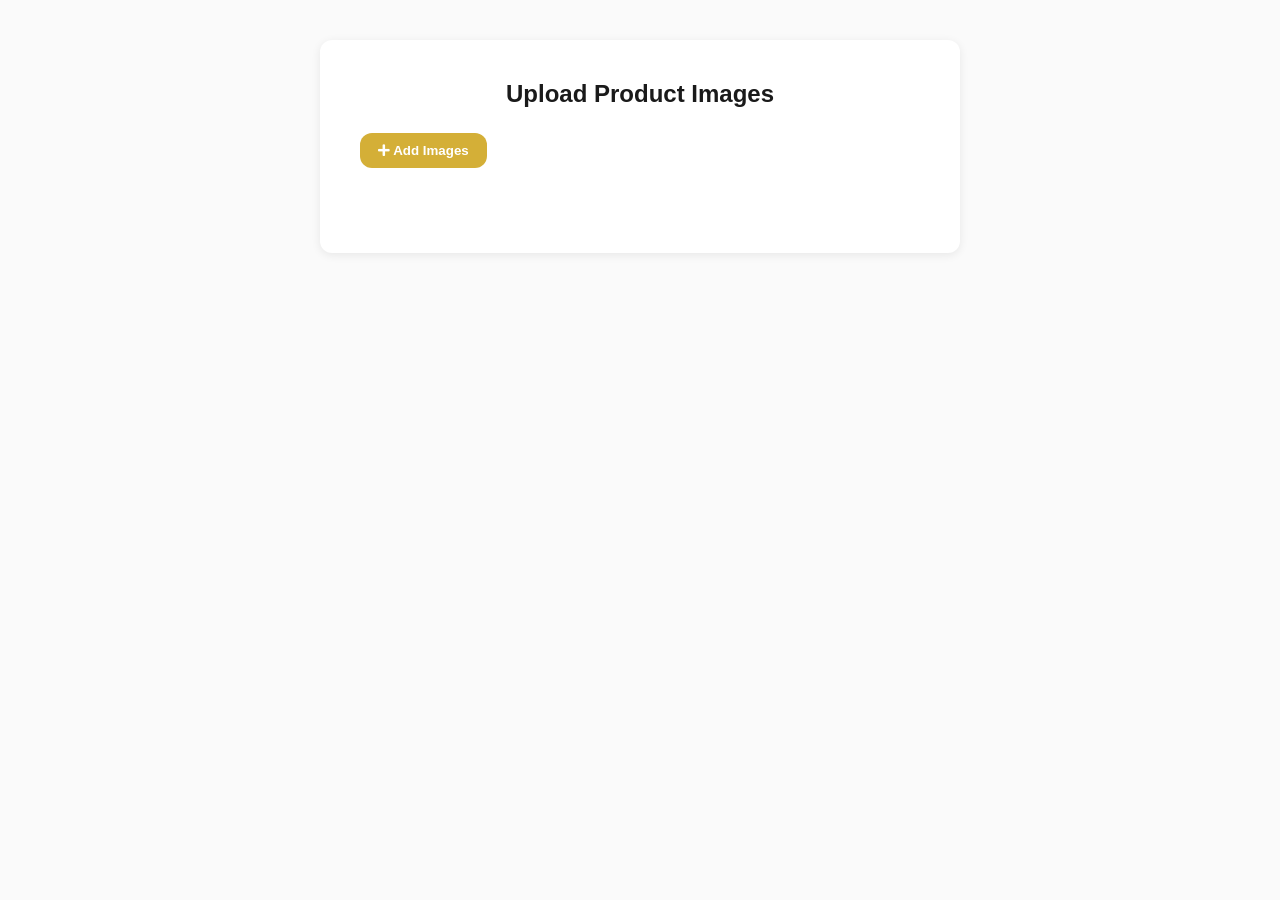
<file: justin/uploadimages.html>
<!DOCTYPE html>
<html lang="en">
<head>
    <meta charset="UTF-8">
    <title>Multi-Image Upload – LuxeVault</title>
    <meta name="viewport" content="width=device-width, initial-scale=1.0">
    <!-- <link href="https://fonts.googleapis.com/css2?family=Poppins:wght@300;400;500;600&display=swap" rel="stylesheet"> -->
    <link rel="stylesheet" href="../_assets/css/fa-all.css">
    <style>
        :root{
            --primary:#1a1a1a;
            --gold:#d4af37;
            --gold-light:#f4e5a1;
            --light:#fafafa;
            --white:#ffffff;
            --gray:#666;
            --light-gray:#e5e5e5;
            --radius:12px;
            --shadow:0 2px 10px rgba(0,0,0,.08);
        }

        *{box-sizing:border-box;margin:0;padding:0;font-family:'Poppins',sans-serif}

        body{
            background:var(--light);
            display:flex;
            align-items:flex-start;
            justify-content:center;
            min-height:100vh;
            padding:40px 20px;
        }

        .upload-container{
            width:100%;
            max-width:640px;
            background:var(--white);
            border-radius:var(--radius);
            box-shadow:var(--shadow);
            padding:40px;
        }

        h2{
            font-weight:600;
            margin-bottom:25px;
            color:var(--primary);
            text-align:center;
        }

        .add-btn{
            background:var(--gold);
            color:var(--white);
            border:none;
            padding:10px 18px;
            border-radius:var(--radius);
            cursor:pointer;
            font-weight:600;
            margin-bottom:20px;
            transition:.3s;
        }

        .add-btn:hover{background:var(--primary)}

        .preview-grid{
            display:grid;
            grid-template-columns:repeat(auto-fill,minmax(120px,1fr));
            gap:15px;
            margin-bottom:25px;
        }

        .preview-item{
            position:relative;
            border:1px solid var(--light-gray);
            border-radius:var(--radius);
            overflow:hidden;
            aspect-ratio:1/1;
            background:var(--light);
        }

        .preview-item img{
            width:100%;
            height:100%;
            object-fit:cover;
            display:block;
        }

        .remove-btn{
            position:absolute;
            top:5px;
            right:5px;
            background:var(--primary);
            color:var(--white);
            border:none;
            width:24px;
            height:24px;
            border-radius:50%;
            font-size:12px;
            cursor:pointer;
            opacity:.8;
            transition:.2s;
        }

        .remove-btn:hover{opacity:1;transform:scale(1.1)}
    </style>
</head>
<body>

<div class="upload-container">
    <h2>Upload Product Images</h2>

    <!-- hidden master input -->
    <form method="post" enctype="multipart/formData">
        <input type="file" id="masterInput" accept="image/*" multiple style="display:none">
    </form>

    <button class="add-btn" onclick="openFileDialog()">
        <i class="fas fa-plus"></i> Add Images
    </button>

    <!-- preview grid -->
    <div class="preview-grid" id="previewGrid"></div>
</div>

<script>
    const masterInput = document.getElementById('masterInput');
    const previewGrid = document.getElementById('previewGrid');
    const fileStore = new DataTransfer();   // keeps chosen files

    function openFileDialog() {
        masterInput.click();
    }

    masterInput.addEventListener('change', () => {
        for (const file of masterInput.files) {
            if (![...fileStore.files].some(f => f.name === file.name && f.size === file.size)) {
                fileStore.items.add(file);
                renderPreview(file);
            }
        }
        // reset input so the same file can be re-added if removed
        masterInput.value = '';
    });

    function renderPreview(file) {
        const item = document.createElement('div');
        item.className = 'preview-item';
        item.dataset.name = file.name;

        const img = document.createElement('img');
        img.src = URL.createObjectURL(file);

        const removeBtn = document.createElement('button');
        removeBtn.className = 'remove-btn';
        removeBtn.innerHTML = '<i class="fas fa-times"></i>';
        removeBtn.onclick = () => removeImage(file.name, item);

        item.appendChild(img);
        item.appendChild(removeBtn);
        previewGrid.appendChild(item);
    }

    function removeImage(fileName, element) {
        // remove from DataTransfer
        const dt = new DataTransfer();
        for (const f of fileStore.files) {
            if (f.name !== fileName) dt.items.add(f);
        }
        fileStore.items.clear();
        for (const f of dt.files) fileStore.items.add(f);

        // remove preview
        element.remove();
    }

    /* expose chosen files for form submission:
       const filesToUpload = fileStore.files;
    */
</script>
</body>
</html>
</file>
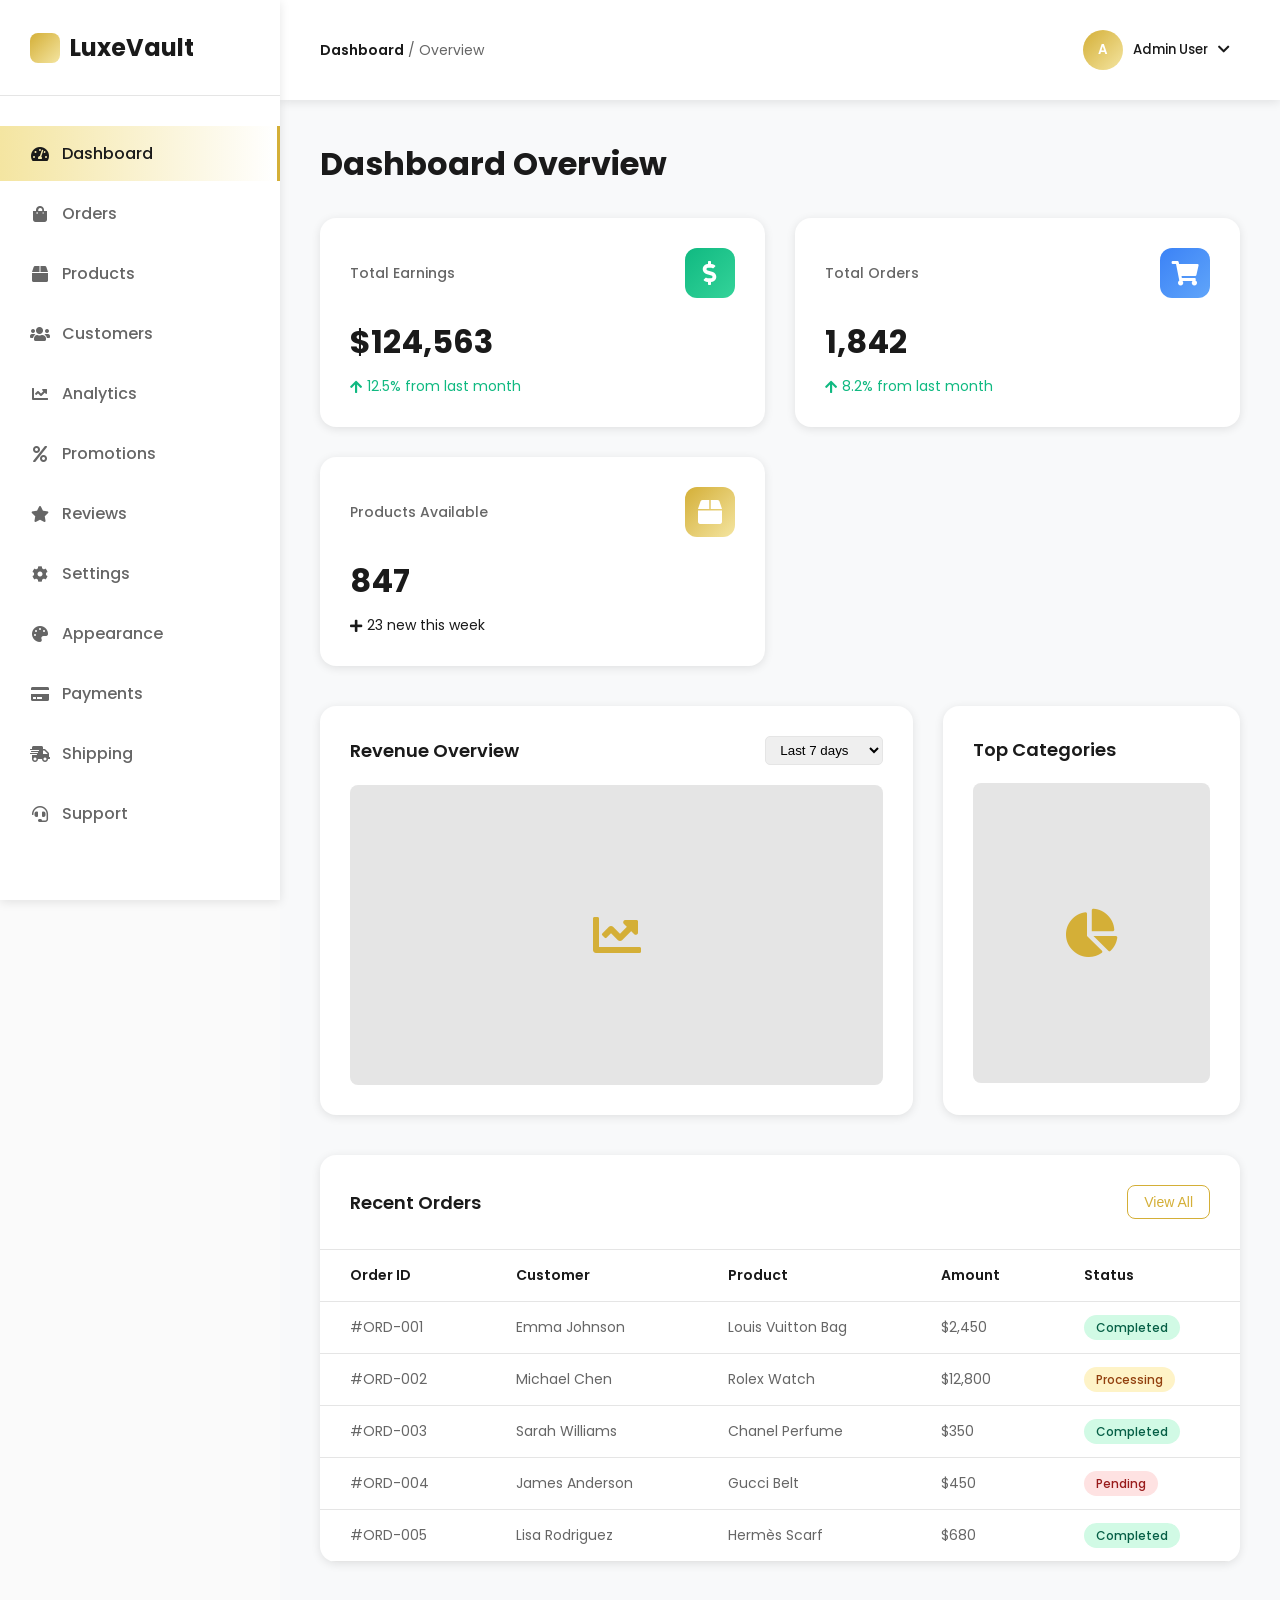
<file: _assets/justin/adminpage.html>
<!DOCTYPE html>
<html lang="en">
<head>
    <meta charset="UTF-8">
    <meta name="viewport" content="width=device-width, initial-scale=1.0">
    <title>LuxeVault Admin Dashboard</title>
    <link rel="stylesheet" href="https://cdnjs.cloudflare.com/ajax/libs/font-awesome/5.15.4/css/all.min.css">
    <link href="https://fonts.googleapis.com/css2?family=Poppins:wght@300;400;500;600;700&display=swap" rel="stylesheet">
    <style>
        :root {
            --primary: #1a1a1a;
            --gold: #d4af37;
            --gold-light: #f4e5a1;
            --dark: #0a0a0a;
            --light: #fafafa;
            --gray: #666;
            --light-gray: #e5e5e5;
            --white: #ffffff;
            --shadow: 0 2px 10px rgba(0, 0, 0, 0.1);
            --shadow-hover: 0 4px 20px rgba(0, 0, 0, 0.15);
        }

        * {
            margin: 0;
            padding: 0;
            box-sizing: border-box;
        }

        body {
            font-family: 'Poppins', sans-serif;
            background-color: var(--light);
            color: var(--primary);
            display: flex;
            min-height: 100vh;
        }

        /* Sidebar Styles */
        .sidebar {
            width: 280px;
            background: var(--white);
            box-shadow: var(--shadow);
            padding: 30px 0;
            position: fixed;
            height: 100vh;
            overflow-y: auto;
            z-index: 1000;
        }

        .sidebar-header {
            padding: 0 30px 30px;
            border-bottom: 1px solid var(--light-gray);
            margin-bottom: 30px;
        }

        .sidebar-header h2 {
            font-size: 24px;
            font-weight: 700;
            color: var(--primary);
            display: flex;
            align-items: center;
            gap: 10px;
        }

        .sidebar-header h2::before {
            content: '';
            width: 30px;
            height: 30px;
            background: linear-gradient(135deg, var(--gold), var(--gold-light));
            border-radius: 8px;
            display: inline-block;
        }

        .sidebar-menu {
            list-style: none;
        }

        .sidebar-menu li {
            margin-bottom: 5px;
        }

        .sidebar-menu a {
            display: flex;
            align-items: center;
            padding: 15px 30px;
            color: var(--gray);
            text-decoration: none;
            transition: all 0.3s ease;
            font-weight: 500;
            gap: 12px;
        }

        .sidebar-menu a:hover,
        .sidebar-menu a.active {
            background: linear-gradient(90deg, var(--gold-light), transparent);
            color: var(--primary);
            border-right: 3px solid var(--gold);
        }

        .sidebar-menu a i {
            width: 20px;
            text-align: center;
        }

        /* Main Content Styles */
        .main-content {
            flex: 1;
            margin-left: 280px;
            background-color: #f8f9fa;
            min-height: 100vh;
        }

        /* Navbar Styles */
        .navbar {
            background: var(--white);
            padding: 20px 40px;
            box-shadow: var(--shadow);
            display: flex;
            justify-content: space-between;
            align-items: center;
            position: sticky;
            top: 0;
            z-index: 100;
        }

        .breadcrumb {
            font-size: 14px;
            color: var(--gray);
        }

        .breadcrumb strong {
            color: var(--primary);
            font-weight: 600;
        }

        .user-menu {
            position: relative;
        }

        .user-btn {
            display: flex;
            align-items: center;
            gap: 10px;
            background: none;
            border: none;
            cursor: pointer;
            font-family: 'Poppins', sans-serif;
            color: var(--primary);
            font-weight: 500;
            padding: 10px;
            border-radius: 8px;
            transition: background-color 0.3s ease;
        }

        .user-btn:hover {
            background-color: var(--light-gray);
        }

        .user-avatar {
            width: 40px;
            height: 40px;
            border-radius: 50%;
            background: linear-gradient(135deg, var(--gold), var(--gold-light));
            display: flex;
            align-items: center;
            justify-content: center;
            color: var(--white);
            font-weight: 600;
        }

        .dropdown {
            position: absolute;
            top: 100%;
            right: 0;
            background: var(--white);
            box-shadow: var(--shadow-hover);
            border-radius: 12px;
            padding: 10px 0;
            margin-top: 10px;
            min-width: 180px;
            opacity: 0;
            visibility: hidden;
            transform: translateY(-10px);
            transition: all 0.3s ease;
        }

        .dropdown.show {
            opacity: 1;
            visibility: visible;
            transform: translateY(0);
        }

        .dropdown a {
            display: block;
            padding: 12px 20px;
            color: var(--primary);
            text-decoration: none;
            transition: background-color 0.3s ease;
            font-size: 14px;
        }

        .dropdown a:hover {
            background-color: var(--light-gray);
        }

        .dropdown a i {
            margin-right: 10px;
            width: 16px;
        }

        /* Dashboard Content Styles */
        .dashboard-content {
            padding: 40px;
        }

        .page-title {
            font-size: 32px;
            font-weight: 700;
            margin-bottom: 30px;
            color: var(--primary);
        }

        /* Stats Cards */
        .stats-grid {
            display: grid;
            grid-template-columns: repeat(auto-fit, minmax(300px, 1fr));
            gap: 30px;
            margin-bottom: 40px;
        }

        .stat-card {
            background: var(--white);
            padding: 30px;
            border-radius: 16px;
            box-shadow: var(--shadow);
            transition: transform 0.3s ease, box-shadow 0.3s ease;
        }

        .stat-card:hover {
            transform: translateY(-5px);
            box-shadow: var(--shadow-hover);
        }

        .stat-card .header {
            display: flex;
            justify-content: space-between;
            align-items: center;
            margin-bottom: 20px;
        }

        .stat-card .title {
            font-size: 14px;
            color: var(--gray);
            font-weight: 500;
        }

        .stat-card .icon {
            width: 50px;
            height: 50px;
            border-radius: 12px;
            display: flex;
            align-items: center;
            justify-content: center;
            font-size: 24px;
        }

        .stat-card .value {
            font-size: 32px;
            font-weight: 700;
            color: var(--primary);
            margin-bottom: 10px;
        }

        .stat-card .change {
            font-size: 14px;
            display: flex;
            align-items: center;
            gap: 5px;
        }

        .stat-card.positive .change {
            color: #10b981;
        }

        .stat-card.negative .change {
            color: #ef4444;
        }

        /* Earnings Card */
        .earnings-card .icon {
            background: linear-gradient(135deg, #10b981, #34d399);
            color: white;
        }

        /* Orders Card */
        .orders-card .icon {
            background: linear-gradient(135deg, #3b82f6, #60a5fa);
            color: white;
        }

        /* Products Card */
        .products-card .icon {
            background: linear-gradient(135deg, var(--gold), var(--gold-light));
            color: white;
        }

        /* Charts Section */
        .charts-grid {
            display: grid;
            grid-template-columns: 2fr 1fr;
            gap: 30px;
            margin-bottom: 40px;
        }

        .chart-card {
            background: var(--white);
            padding: 30px;
            border-radius: 16px;
            box-shadow: var(--shadow);
        }

        .chart-header {
            display: flex;
            justify-content: space-between;
            align-items: center;
            margin-bottom: 20px;
        }

        .chart-title {
            font-size: 18px;
            font-weight: 600;
            color: var(--primary);
        }

        .chart {
            height: 300px;
            background: var(--light-gray);
            border-radius: 8px;
            display: flex;
            align-items: center;
            justify-content: center;
            color: var(--gray);
            font-size: 14px;
        }

        /* Recent Orders Table */
        .table-card {
            background: var(--white);
            border-radius: 16px;
            box-shadow: var(--shadow);
            overflow: hidden;
        }

        .table-header {
            padding: 30px;
            border-bottom: 1px solid var(--light-gray);
            display: flex;
            justify-content: space-between;
            align-items: center;
        }

        .table-title {
            font-size: 18px;
            font-weight: 600;
            color: var(--primary);
        }

        .view-all-btn {
            background: none;
            border: 1px solid var(--gold);
            color: var(--gold);
            padding: 8px 16px;
            border-radius: 8px;
            font-size: 14px;
            cursor: pointer;
            transition: all 0.3s ease;
        }

        .view-all-btn:hover {
            background: var(--gold);
            color: var(--white);
        }

        table {
            width: 100%;
            border-collapse: collapse;
        }

        th, td {
            padding: 15px 30px;
            text-align: left;
            border-bottom: 1px solid var(--light-gray);
        }

        th {
            font-weight: 600;
            color: var(--primary);
            font-size: 14px;
        }

        td {
            color: var(--gray);
            font-size: 14px;
        }

        .status {
            padding: 4px 12px;
            border-radius: 20px;
            font-size: 12px;
            font-weight: 500;
        }

        .status.completed {
            background: #d1fae5;
            color: #065f46;
        }

        .status.processing {
            background: #fef3c7;
            color: #92400e;
        }

        .status.pending {
            background: #fee2e2;
            color: #991b1b;
        }

        /* Responsive Design */
        @media (max-width: 1024px) {
            .charts-grid {
                grid-template-columns: 1fr;
            }
            
            .sidebar {
                width: 250px;
            }
            
            .main-content {
                margin-left: 250px;
            }
        }

        @media (max-width: 768px) {
            .sidebar {
                transform: translateX(-100%);
                transition: transform 0.3s ease;
            }
            
            .sidebar.active {
                transform: translateX(0);
            }
            
            .main-content {
                margin-left: 0;
            }
            
            .navbar {
                padding: 15px 20px;
            }
            
            .dashboard-content {
                padding: 20px;
            }
            
            .stats-grid {
                grid-template-columns: 1fr;
            }
        }
    </style>
</head>
<body>
    <!-- Sidebar -->
    <nav class="sidebar">
        <div class="sidebar-header">
            <h2>LuxeVault</h2>
        </div>
        <ul class="sidebar-menu">
            <li><a href="#" class="active"><i class="fas fa-tachometer-alt"></i> Dashboard</a></li>
            <li><a href="#"><i class="fas fa-shopping-bag"></i> Orders</a></li>
            <li><a href="#"><i class="fas fa-box"></i> Products</a></li>
            <li><a href="#"><i class="fas fa-users"></i> Customers</a></li>
            <li><a href="#"><i class="fas fa-chart-line"></i> Analytics</a></li>
            <li><a href="#"><i class="fas fa-percent"></i> Promotions</a></li>
            <li><a href="#"><i class="fas fa-star"></i> Reviews</a></li>
            <li><a href="#"><i class="fas fa-cog"></i> Settings</a></li>
            <li><a href="#"><i class="fas fa-palette"></i> Appearance</a></li>
            <li><a href="#"><i class="fas fa-credit-card"></i> Payments</a></li>
            <li><a href="#"><i class="fas fa-shipping-fast"></i> Shipping</a></li>
            <li><a href="#"><i class="fas fa-headset"></i> Support</a></li>
        </ul>
    </nav>

    <!-- Main Content -->
    <main class="main-content">
        <!-- Navbar -->
        <nav class="navbar">
            <div class="breadcrumb">
                <strong>Dashboard</strong> / Overview
            </div>
            <div class="user-menu">
                <button class="user-btn" onclick="toggleDropdown()">
                    <div class="user-avatar">A</div>
                    <span>Admin User</span>
                    <i class="fas fa-chevron-down"></i>
                </button>
                <div class="dropdown" id="userDropdown">
                    <a href="#"><i class="fas fa-user-edit"></i> Edit Details</a>
                    <a href="#"><i class="fas fa-sign-out-alt"></i> Logout</a>
                </div>
            </div>
        </nav>

        <!-- Dashboard Content -->
        <div class="dashboard-content">
            <h1 class="page-title">Dashboard Overview</h1>

            <!-- Stats Cards -->
            <div class="stats-grid">
                <div class="stat-card earnings-card positive">
                    <div class="header">
                        <span class="title">Total Earnings</span>
                        <div class="icon">
                            <i class="fas fa-dollar-sign"></i>
                        </div>
                    </div>
                    <div class="value">$124,563</div>
                    <div class="change">
                        <i class="fas fa-arrow-up"></i>
                        <span>12.5% from last month</span>
                    </div>
                </div>

                <div class="stat-card orders-card positive">
                    <div class="header">
                        <span class="title">Total Orders</span>
                        <div class="icon">
                            <i class="fas fa-shopping-cart"></i>
                        </div>
                    </div>
                    <div class="value">1,842</div>
                    <div class="change">
                        <i class="fas fa-arrow-up"></i>
                        <span>8.2% from last month</span>
                    </div>
                </div>

                <div class="stat-card products-card">
                    <div class="header">
                        <span class="title">Products Available</span>
                        <div class="icon">
                            <i class="fas fa-box"></i>
                        </div>
                    </div>
                    <div class="value">847</div>
                    <div class="change">
                        <i class="fas fa-plus"></i>
                        <span>23 new this week</span>
                    </div>
                </div>
            </div>

            <!-- Charts Section -->
            <div class="charts-grid">
                <div class="chart-card">
                    <div class="chart-header">
                        <h3 class="chart-title">Revenue Overview</h3>
                        <select style="padding: 5px 10px; border: 1px solid var(--light-gray); border-radius: 5px;">
                            <option>Last 7 days</option>
                            <option>Last 30 days</option>
                            <option>Last 90 days</option>
                        </select>
                    </div>
                    <div class="chart">
                        <i class="fas fa-chart-line" style="font-size: 48px; color: var(--gold);"></i>
                    </div>
                </div>

                <div class="chart-card">
                    <div class="chart-header">
                        <h3 class="chart-title">Top Categories</h3>
                    </div>
                    <div class="chart">
                        <i class="fas fa-chart-pie" style="font-size: 48px; color: var(--gold);"></i>
                    </div>
                </div>
            </div>

            <!-- Recent Orders Table -->
            <div class="table-card">
                <div class="table-header">
                    <h3 class="table-title">Recent Orders</h3>
                    <button class="view-all-btn">View All</button>
                </div>
                <table>
                    <thead>
                        <tr>
                            <th>Order ID</th>
                            <th>Customer</th>
                            <th>Product</th>
                            <th>Amount</th>
                            <th>Status</th>
                        </tr>
                    </thead>
                    <tbody>
                        <tr>
                            <td>#ORD-001</td>
                            <td>Emma Johnson</td>
                            <td>Louis Vuitton Bag</td>
                            <td>$2,450</td>
                            <td><span class="status completed">Completed</span></td>
                        </tr>
                        <tr>
                            <td>#ORD-002</td>
                            <td>Michael Chen</td>
                            <td>Rolex Watch</td>
                            <td>$12,800</td>
                            <td><span class="status processing">Processing</span></td>
                        </tr>
                        <tr>
                            <td>#ORD-003</td>
                            <td>Sarah Williams</td>
                            <td>Chanel Perfume</td>
                            <td>$350</td>
                            <td><span class="status completed">Completed</span></td>
                        </tr>
                        <tr>
                            <td>#ORD-004</td>
                            <td>James Anderson</td>
                            <td>Gucci Belt</td>
                            <td>$450</td>
                            <td><span class="status pending">Pending</span></td>
                        </tr>
                        <tr>
                            <td>#ORD-005</td>
                            <td>Lisa Rodriguez</td>
                            <td>Hermès Scarf</td>
                            <td>$680</td>
                            <td><span class="status completed">Completed</span></td>
                        </tr>
                    </tbody>
                </table>
            </div>
        </div>
    </main>

    <script>
        function toggleDropdown() {
            const dropdown = document.getElementById('userDropdown');
            dropdown.classList.toggle('show');
        }

        // Close dropdown when clicking outside
        document.addEventListener('click', function(event) {
            const userMenu = document.querySelector('.user-menu');
            const dropdown = document.getElementById('userDropdown');
            
            if (!userMenu.contains(event.target)) {
                dropdown.classList.remove('show');
            }
        });

        // Add active class to current menu item
        document.querySelectorAll('.sidebar-menu a').forEach(link => {
            link.addEventListener('click', function() {
                document.querySelector('.sidebar-menu a.active').classList.remove('active');
                this.classList.add('active');
            });
        });
    </script>
</body>
</html>
</file>
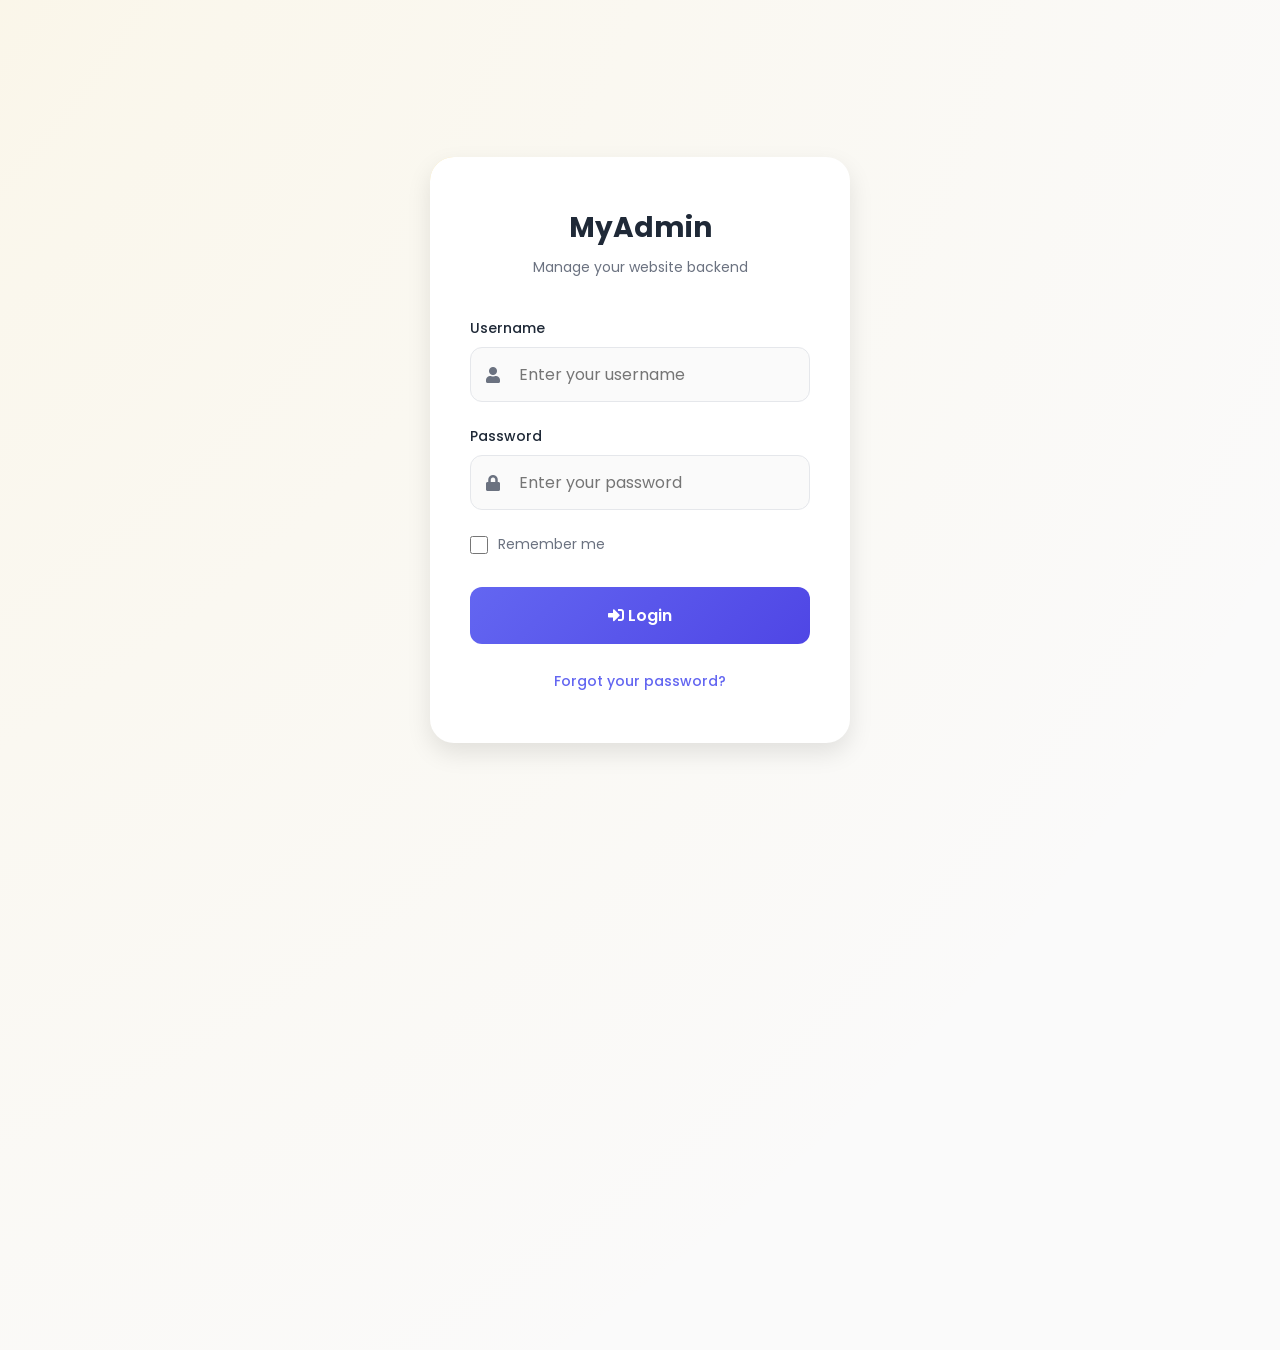
<file: _assets/justin/loginpage.html>
<!DOCTYPE html>
<html lang="en">
<head>
    <meta charset="UTF-8">
    <meta name="viewport" content="width=device-width, initial-scale=1.0">
    <title>CommerceHub - Login</title>
    <link rel="stylesheet" href="https://cdnjs.cloudflare.com/ajax/libs/font-awesome/5.15.4/css/all.min.css">
    <link href="https://fonts.googleapis.com/css2?family=Poppins:wght@300;400;500;600;700&display=swap" rel="stylesheet">
    <style>
        :root {
            --primary: #6366F1;
            --primary-dark: #4F46E5;
            --gold: #FBBF24;
            --gold-light: #FCD34D;
            --dark: #1F2937;
            --gray: #6B7280;
            --light-gray: #F3F4F6;
            --white: #FFFFFF;
            --shadow: 0 10px 25px rgba(0, 0, 0, 0.1);
            --shadow-hover: 0 15px 35px rgba(0, 0, 0, 0.15);
        }

        * {
            margin: 0;
            padding: 0;
            box-sizing: border-box;
        }

        body {
            font-family: 'Poppins', sans-serif;
            background-color: #FAFAFA;
            min-height: 100vh;
            display: flex;
            align-items: center;
            justify-content: center;
            padding: 20px;
            position: relative;
            overflow: hidden;
        }

        /* Golden gradient background effect */
        body::before {
            content: '';
            position: absolute;
            top: -50%;
            left: -50%;
            width: 200%;
            height: 200%;
            background: radial-gradient(circle at 0% 0%, 
                rgba(251, 191, 36, 0.15) 0%, 
                rgba(252, 211, 77, 0.08) 30%, 
                transparent 70%);
            z-index: -1;
        }

        .container {
            background: var(--white);
            border-radius: 24px;
            box-shadow: var(--shadow);
            width: 100%;
            max-width: 420px;
            padding: 50px 40px;
            transition: transform 0.3s ease, box-shadow 0.3s ease;
            position: relative;
            overflow: hidden;
        }

        .container::before {
            content: '';
            position: absolute;
            top: -2px;
            left: -2px;
            right: -2px;
            bottom: -2px;
            background: linear-gradient(135deg, var(--gold-light), transparent 30%);
            border-radius: 24px;
            z-index: -1;
            opacity: 0.5;
        }

        .container:hover {
            transform: translateY(-5px);
            box-shadow: var(--shadow-hover);
        }

        .logo {
            text-align: center;
            margin-bottom: 40px;
        }

        .logo-icon {
            width: 60px;
            height: 60px;
            background: linear-gradient(135deg, var(--primary), var(--primary-dark));
            border-radius: 16px;
            display: flex;
            align-items: center;
            justify-content: center;
            margin: 0 auto 16px;
            box-shadow: 0 4px 12px rgba(99, 102, 241, 0.3);
        }

        .logo-icon i {
            font-size: 28px;
            color: var(--white);
        }

        .logo h1 {
            font-size: 28px;
            font-weight: 700;
            color: var(--dark);
            margin-bottom: 8px;
        }

        .logo p {
            color: var(--gray);
            font-size: 14px;
            font-weight: 400;
        }

        .form-group {
            margin-bottom: 24px;
            position: relative;
        }

        .form-group label {
            display: block;
            margin-bottom: 8px;
            font-size: 14px;
            font-weight: 500;
            color: var(--dark);
        }

        .input-wrapper {
            position: relative;
        }

        .input-wrapper i {
            position: absolute;
            left: 16px;
            top: 50%;
            transform: translateY(-50%);
            color: var(--gray);
            font-size: 16px;
            transition: color 0.3s ease;
        }

        .form-control {
            width: 100%;
            padding: 14px 16px 14px 48px;
            font-size: 16px;
            font-family: 'Poppins', sans-serif;
            border: 1px solid #E5E7EB;
            border-radius: 12px;
            background-color: #FAFAFA;
            transition: all 0.3s ease;
            outline: none;
        }

        .form-control:focus {
            border-color: var(--primary);
            background-color: var(--white);
            box-shadow: 0 0 0 3px rgba(99, 102, 241, 0.1);
        }

        .form-control:focus + i {
            color: var(--primary);
        }

        .checkbox-wrapper {
            display: flex;
            align-items: center;
            margin-bottom: 32px;
        }

        .checkbox-wrapper input[type="checkbox"] {
            width: 18px;
            height: 18px;
            margin-right: 10px;
            accent-color: var(--primary);
            cursor: pointer;
        }

        .checkbox-wrapper label {
            font-size: 14px;
            color: var(--gray);
            cursor: pointer;
            user-select: none;
        }

        .login-btn {
            width: 100%;
            padding: 16px;
            background: linear-gradient(135deg, var(--primary), var(--primary-dark));
            color: var(--white);
            border: none;
            border-radius: 12px;
            font-size: 16px;
            font-weight: 600;
            font-family: 'Poppins', sans-serif;
            cursor: pointer;
            transition: all 0.3s ease;
            position: relative;
            overflow: hidden;
        }

        .login-btn::before {
            content: '';
            position: absolute;
            top: 0;
            left: -100%;
            width: 100%;
            height: 100%;
            background: linear-gradient(90deg, transparent, rgba(255, 255, 255, 0.2), transparent);
            transition: left 0.5s;
        }

        .login-btn:hover::before {
            left: 100%;
        }

        .login-btn:hover {
            transform: translateY(-2px);
            box-shadow: 0 8px 20px rgba(99, 102, 241, 0.3);
        }

        .login-btn:active {
            transform: translateY(0);
        }

        .forgot-password {
            text-align: center;
            margin-top: 24px;
        }

        .forgot-password a {
            color: var(--primary);
            text-decoration: none;
            font-size: 14px;
            font-weight: 500;
            transition: color 0.3s ease;
        }

        .forgot-password a:hover {
            color: var(--primary-dark);
        }

        /* Responsive design */
        @media (max-width: 480px) {
            .container {
                padding: 40px 30px;
                margin: 10px;
            }

            .logo h1 {
                font-size: 24px;
            }
        }
    </style>
</head>
<body>
    <div class="container">
        <div class="logo">
            <h1>MyAdmin</h1>
            <p>Manage your website backend</p>
        </div>

        <form id="loginForm">
            <div class="form-group">
                <label for="username">Username</label>
                <div class="input-wrapper">
                    <input type="text" id="username" class="form-control" placeholder="Enter your username" required>
                    <i class="fas fa-user"></i>
                </div>
            </div>

            <div class="form-group">
                <label for="password">Password</label>
                <div class="input-wrapper">
                    <input type="password" id="password" class="form-control" placeholder="Enter your password" required>
                    <i class="fas fa-lock"></i>
                </div>
            </div>

            <div class="checkbox-wrapper">
                <input type="checkbox" id="rememberMe">
                <label for="rememberMe">Remember me</label>
            </div>

            <button type="submit" class="login-btn">
                <i class="fas fa-sign-in-alt"></i> Login
            </button>
        </form>

        <div class="forgot-password">
            <a href="#">Forgot your password?</a>
        </div>
    </div>

    <script>
        document.getElementById('loginForm').addEventListener('submit', function(e) {
            e.preventDefault();
            
            const username = document.getElementById('username').value;
            const password = document.getElementById('password').value;
            const rememberMe = document.getElementById('rememberMe').checked;
            
            // Here you would normally handle the login logic
            console.log('Login attempt:', { username, password, rememberMe });
            
            // Add loading state
            const btn = document.querySelector('.login-btn');
            btn.innerHTML = '<i class="fas fa-spinner fa-spin"></i> Logging in...';
            btn.disabled = true;
            
            // Simulate login delay
            setTimeout(() => {
                btn.innerHTML = '<i class="fas fa-check"></i> Success!';
                setTimeout(() => {
                    btn.innerHTML = '<i class="fas fa-sign-in-alt"></i> Login';
                    btn.disabled = false;
                }, 1000);
            }, 1500);
        });

        // Add focus effects
        const inputs = document.querySelectorAll('.form-control');
        inputs.forEach(input => {
            input.addEventListener('focus', function() {
                this.parentElement.querySelector('i').style.color = 'var(--primary)';
            });
            
            input.addEventListener('blur', function() {
                this.parentElement.querySelector('i').style.color = 'var(--gray)';
            });
        });
    </script>
</body>
</html>
</file>
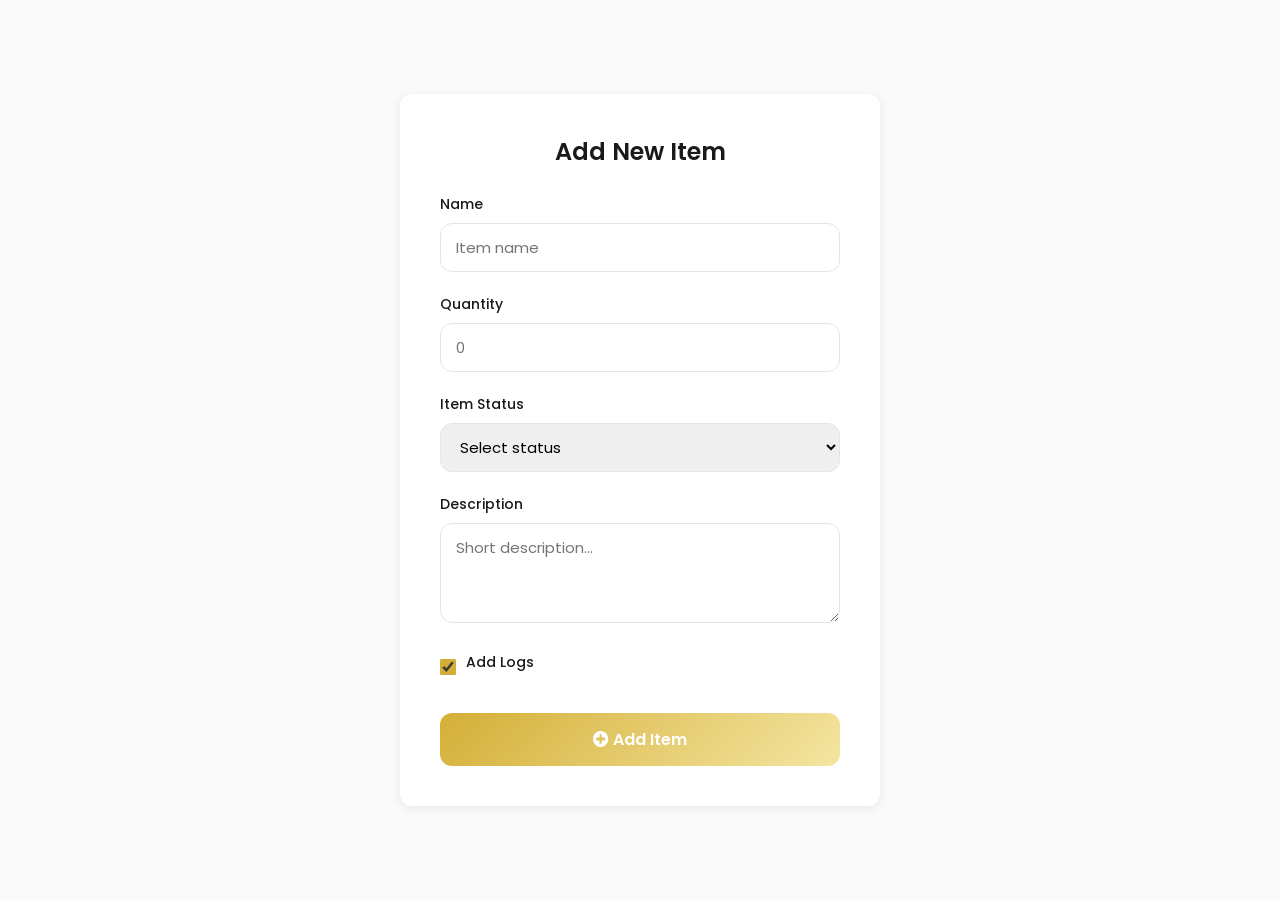
<file: _assets/justin/products.html>
<!DOCTYPE html>
<html lang="en">
<head>
    <meta charset="UTF-8">
    <title>Add New Item – LuxeVault Admin</title>
    <meta name="viewport" content="width=device-width, initial-scale=1.0">

    <!-- Google Font & Icons -->
    <link href="https://fonts.googleapis.com/css2?family=Poppins:wght@300;400;500;600&display=swap" rel="stylesheet">
    <link rel="stylesheet" href="https://cdnjs.cloudflare.com/ajax/libs/font-awesome/5.15.4/css/all.min.css">

    <style>
        :root{
            --primary:#1a1a1a;
            --gold:#d4af37;
            --gold-light:#f4e5a1;
            --light:#fafafa;
            --white:#ffffff;
            --gray:#666;
            --light-gray:#e5e5e5;
            --shadow:0 2px 10px rgba(0,0,0,.08);
            --radius:12px;
        }

        *{box-sizing:border-box;margin:0;padding:0;font-family:'Poppins',sans-serif}

        body{
            background:var(--light);
            display:flex;
            align-items:center;
            justify-content:center;
            min-height:100vh;
            padding:20px;
        }

        .form-container{
            width:100%;
            max-width:480px;
            background:var(--white);
            border-radius:var(--radius);
            box-shadow:var(--shadow);
            padding:40px;
        }

        .form-container h2{
            font-weight:600;
            margin-bottom:25px;
            color:var(--primary);
            text-align:center;
        }

        .form-group{
            margin-bottom:22px;
        }

        label{
            display:block;
            font-size:14px;
            font-weight:500;
            margin-bottom:8px;
            color:var(--primary);
        }

        input[type=text],
        input[type=number],
        select,
        textarea{
            width:100%;
            padding:12px 15px;
            border:1px solid var(--light-gray);
            border-radius:var(--radius);
            font-size:15px;
            outline:none;
            transition:border .25s;
        }

        input:focus,
        select:focus,
        textarea:focus{
            border-color:var(--gold);
        }

        textarea{
            resize:vertical;
            min-height:100px;
        }

        .checkbox-row{
            display:flex;
            align-items:center;
            gap:10px;
            font-size:15px;
            color:var(--gray);
            cursor:pointer;
        }

        input[type=checkbox]{
            accent-color:var(--gold);
            width:16px;
            height:16px;
        }

        button[type=submit]{
            width:100%;
            margin-top:10px;
            padding:14px;
            border:none;
            border-radius:var(--radius);
            background:linear-gradient(135deg,var(--gold),var(--gold-light));
            color:var(--white);
            font-size:16px;
            font-weight:600;
            cursor:pointer;
            transition:transform .2s,box-shadow .2s;
        }

        button[type=submit]:hover{
            transform:translateY(-2px);
            box-shadow:0 8px 20px rgba(212,175,55,.35);
        }
    </style>
</head>
<body>

    <form class="form-container" action="#" method="POST">
        <h2>Add New Item</h2>

        <!-- Name -->
        <div class="form-group">
            <label for="name">Name</label>
            <input type="text" id="name" name="name" placeholder="Item name" required>
        </div>

        <!-- Number -->
        <div class="form-group">
            <label for="num">Quantity</label>
            <input type="number" id="num" name="num" min="0" placeholder="0" required>
        </div>

        <!-- Item Status -->
        <div class="form-group">
            <label for="item_status">Item Status</label>
            <select id="item_status" name="item_status" required>
                <option value="" disabled selected>Select status</option>
                <option value="new">New Item</option>
                <option value="old">Old Item</option>
            </select>
        </div>

        <!-- Description -->
        <div class="form-group">
            <label for="desc">Description</label>
            <textarea id="desc" name="desc" placeholder="Short description..."></textarea>
        </div>

        <!-- Add Logs -->
        <div class="form-group checkbox-row">
            <input type="checkbox" id="add_logs" name="add_logs" checked>
            <label for="add_logs">Add Logs</label>
        </div>

        <button type="submit">
            <i class="fas fa-plus-circle"></i> Add Item
        </button>
    </form>

    <script>
        /* Basic client-side validation example */
        document.querySelector('form').addEventListener('submit', function (e) {
            e.preventDefault(); // Remove this in production
            alert('Item added (demo).');
        });
    </script>
</body>
</html>
</file>
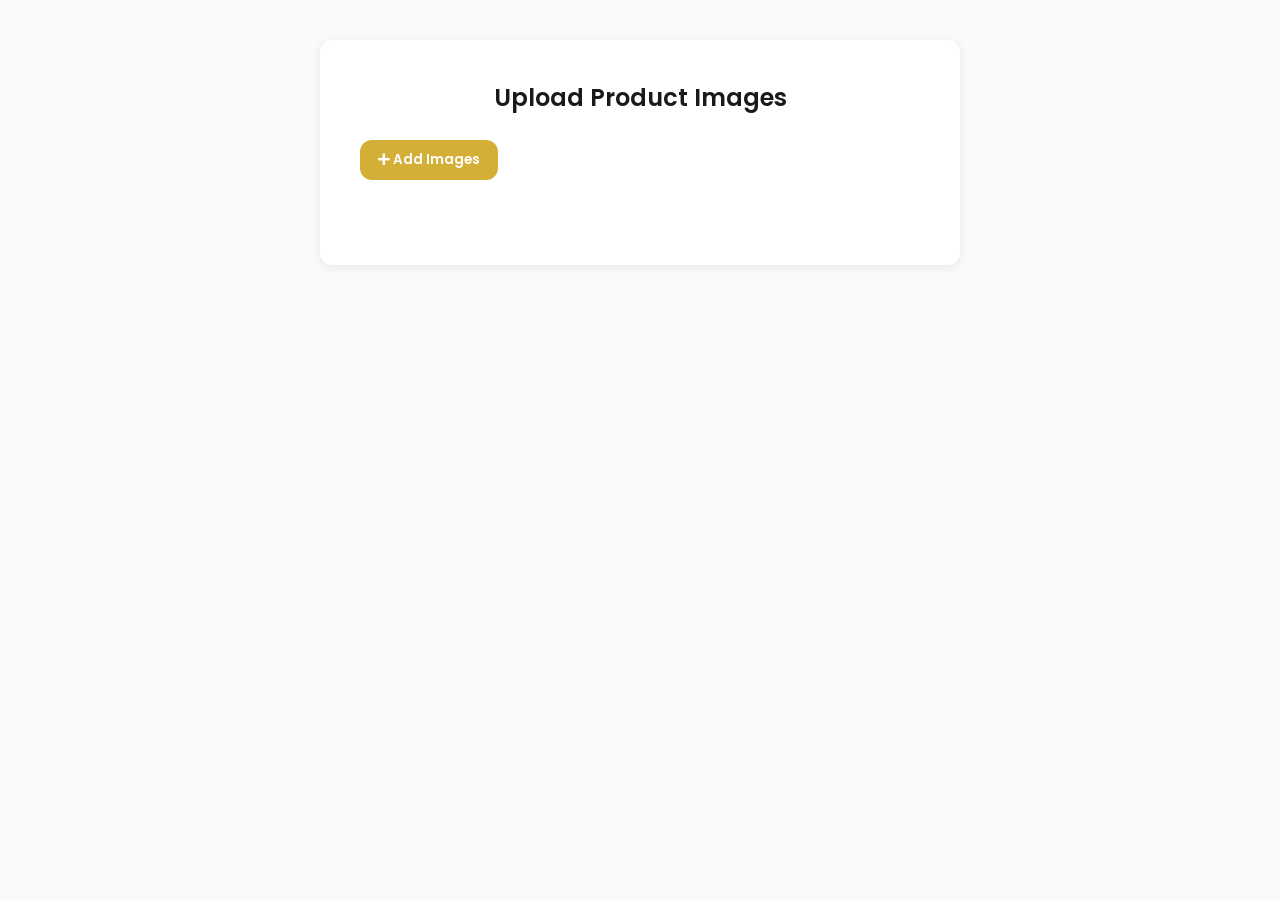
<file: _assets/justin/uploadimages.html>
<!DOCTYPE html>
<html lang="en">
<head>
    <meta charset="UTF-8">
    <title>Multi-Image Upload – LuxeVault</title>
    <meta name="viewport" content="width=device-width, initial-scale=1.0">
    <link href="https://fonts.googleapis.com/css2?family=Poppins:wght@300;400;500;600&display=swap" rel="stylesheet">
    <link rel="stylesheet" href="https://cdnjs.cloudflare.com/ajax/libs/font-awesome/5.15.4/css/all.min.css">
    <style>
        :root{
            --primary:#1a1a1a;
            --gold:#d4af37;
            --gold-light:#f4e5a1;
            --light:#fafafa;
            --white:#ffffff;
            --gray:#666;
            --light-gray:#e5e5e5;
            --radius:12px;
            --shadow:0 2px 10px rgba(0,0,0,.08);
        }

        *{box-sizing:border-box;margin:0;padding:0;font-family:'Poppins',sans-serif}

        body{
            background:var(--light);
            display:flex;
            align-items:flex-start;
            justify-content:center;
            min-height:100vh;
            padding:40px 20px;
        }

        .upload-container{
            width:100%;
            max-width:640px;
            background:var(--white);
            border-radius:var(--radius);
            box-shadow:var(--shadow);
            padding:40px;
        }

        h2{
            font-weight:600;
            margin-bottom:25px;
            color:var(--primary);
            text-align:center;
        }

        .add-btn{
            background:var(--gold);
            color:var(--white);
            border:none;
            padding:10px 18px;
            border-radius:var(--radius);
            cursor:pointer;
            font-weight:600;
            margin-bottom:20px;
            transition:.3s;
        }

        .add-btn:hover{background:var(--primary)}

        .preview-grid{
            display:grid;
            grid-template-columns:repeat(auto-fill,minmax(120px,1fr));
            gap:15px;
            margin-bottom:25px;
        }

        .preview-item{
            position:relative;
            border:1px solid var(--light-gray);
            border-radius:var(--radius);
            overflow:hidden;
            aspect-ratio:1/1;
            background:var(--light);
        }

        .preview-item img{
            width:100%;
            height:100%;
            object-fit:cover;
            display:block;
        }

        .remove-btn{
            position:absolute;
            top:5px;
            right:5px;
            background:var(--primary);
            color:var(--white);
            border:none;
            width:24px;
            height:24px;
            border-radius:50%;
            font-size:12px;
            cursor:pointer;
            opacity:.8;
            transition:.2s;
        }

        .remove-btn:hover{opacity:1;transform:scale(1.1)}
    </style>
</head>
<body>

<div class="upload-container">
    <h2>Upload Product Images</h2>

    <!-- hidden master input -->
    <input type="file" id="masterInput" accept="image/*" multiple style="display:none">

    <button class="add-btn" onclick="openFileDialog()">
        <i class="fas fa-plus"></i> Add Images
    </button>

    <!-- preview grid -->
    <div class="preview-grid" id="previewGrid"></div>
</div>

<script>
    const masterInput = document.getElementById('masterInput');
    const previewGrid = document.getElementById('previewGrid');
    const fileStore = new DataTransfer();   // keeps chosen files

    function openFileDialog() {
        masterInput.click();
    }

    masterInput.addEventListener('change', () => {
        for (const file of masterInput.files) {
            if (![...fileStore.files].some(f => f.name === file.name && f.size === file.size)) {
                fileStore.items.add(file);
                renderPreview(file);
            }
        }
        // reset input so the same file can be re-added if removed
        masterInput.value = '';
    });

    function renderPreview(file) {
        const item = document.createElement('div');
        item.className = 'preview-item';
        item.dataset.name = file.name;

        const img = document.createElement('img');
        img.src = URL.createObjectURL(file);

        const removeBtn = document.createElement('button');
        removeBtn.className = 'remove-btn';
        removeBtn.innerHTML = '<i class="fas fa-times"></i>';
        removeBtn.onclick = () => removeImage(file.name, item);

        item.appendChild(img);
        item.appendChild(removeBtn);
        previewGrid.appendChild(item);
    }

    function removeImage(fileName, element) {
        // remove from DataTransfer
        const dt = new DataTransfer();
        for (const f of fileStore.files) {
            if (f.name !== fileName) dt.items.add(f);
        }
        fileStore.items.clear();
        for (const f of dt.files) fileStore.items.add(f);

        // remove preview
        element.remove();
    }

    /* expose chosen files for form submission:
       const filesToUpload = fileStore.files;
    */
</script>
</body>
</html>
</file>
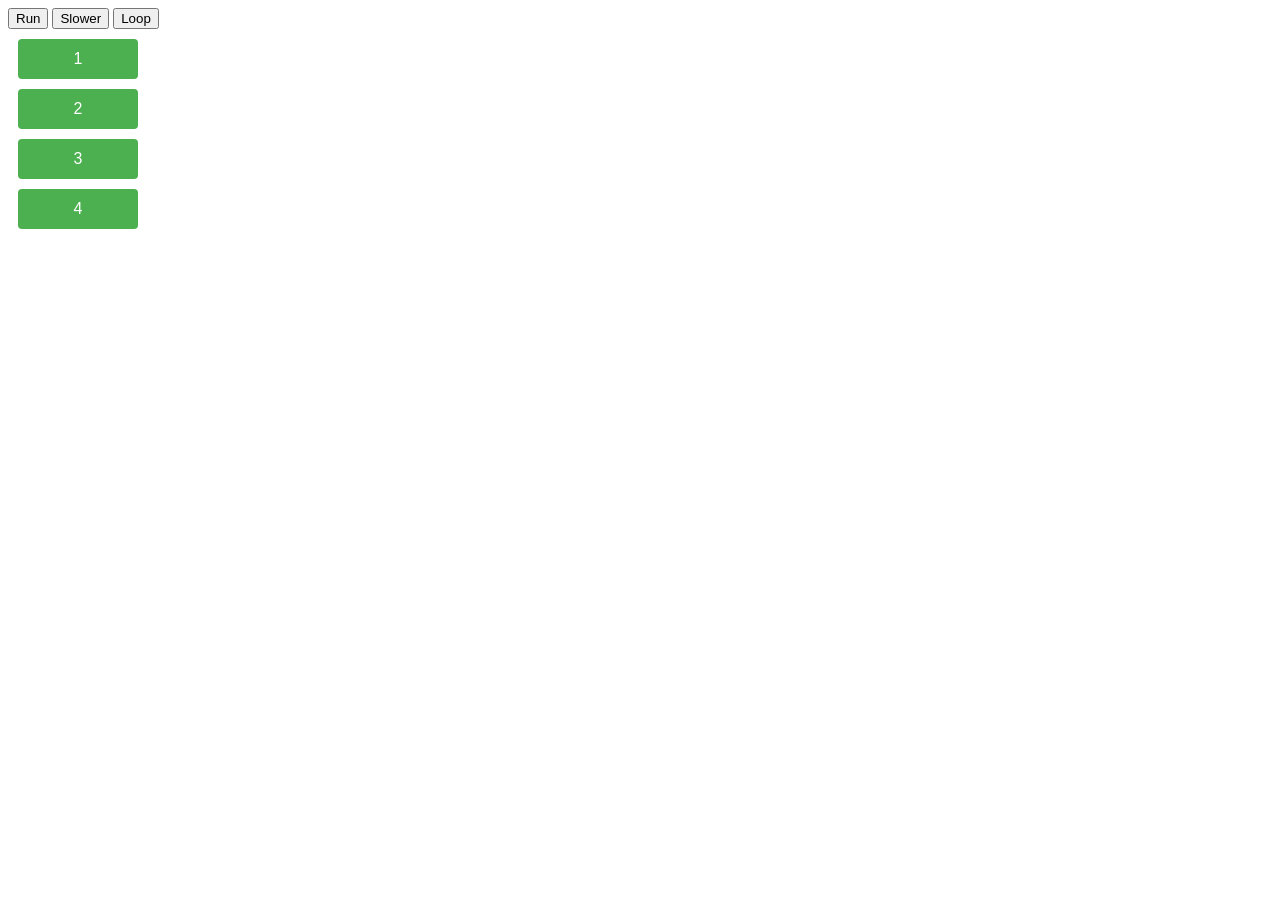
<file: testsite/ini_reader/justin/staggerdemo.html>
<!DOCTYPE html>
<html lang="en">
<head>
	<meta charset="UTF-8">
	<meta name="viewport" content="width=device-width, initial-scale=1.0">
	<title>Document</title>
</head>
<body>
	<script>
/*
* Simple stagger-animation helper
* Usage: 
*   Stagger.animate('.item');                          // once
*   Stagger.animate('.card', {duration:600, delay:80}); // custom timing
*   Stagger.animate('#menu li', {infinite:true});      // looping
*/
const Stagger = (() => {
	const defaultKeyframes = [
		{ opacity: 0, transform: 'translateY(20px)' },
		{ opacity: 1, transform: 'translateY(0)' }
	];

	const defaultOptions = {
		duration : 500,      // ms per element
		delay    : 100,      // ms between each element
		keyframes: defaultKeyframes,
		infinite : false     // set true for looping
	};

	function animate(selector, opts = {}) {
		const options = { ...defaultOptions, ...opts };
		const els     = typeof selector === 'string'
									? document.querySelectorAll(selector)
									: selector;

		els.forEach((el, idx) => {
			const anim = el.animate(options.keyframes, {
				duration : options.duration,
				delay    : idx * options.delay,
				fill     : 'both',
				easing   : 'ease-out',
				iterations: options.infinite ? Infinity : 1
			});
			// store handle so caller can .cancel() if needed
			el._staggerAnim = anim;
		});
		return els; // allow chaining
	}

	return { animate };
})();
</script>

<!-- ======= DEMO (remove for your own page) ======= -->
<style>
	.demo-item {
		width: 120px;
		height: 40px;
		margin: 10px;
		background: #4CAF50;
		color: white;
		display: flex;
		align-items: center;
		justify-content: center;
		border-radius: 4px;
		font-family: sans-serif;
	}
</style>

<button onclick="Stagger.animate('.demo-item')">Run</button>
<button onclick="Stagger.animate('.demo-item', {duration:800, delay:150})">Slower</button>
<button onclick="Stagger.animate('.demo-item', {infinite:true})">Loop</button>

<div class="demo-item">1</div>
<div class="demo-item">2</div>
<div class="demo-item">3</div>
<div class="demo-item">4</div>
</body>
</html>
</file>
<file: testsite/res/_sharedassets/css/theme.css>
:root {
    --bg: #0e0a13;
    --panel: #0d101a;
    --panelglass: #0000008c;
    --panel2: rgb(46, 22, 78);
    --accent: #41f6d2;
    --accent-hover: #28c776;
    --text: #ffffff;
    --muted: #a48bbd;
    --btnshadow: rgb(79 248 213 / 47%);
    --gradientcolor: #6900ff80;
}

/* from coryg base */
	:root{
		--themecolor: var(--accent);
		--size-tn: 8px;
		--size-sm: 16px;
		--size-nm: 24px;
		--size-md: 32px;
		--size-lg: 48px;
		--size-mg: 64px;
		--roundness: 8px;
		--minspan: 800px;
	}

	/* ---------- headings ------------------- */
		.hedtxt,.h1,.hedtxt2,.h2,.hedtxt3,.h3{
			font-weight: 800;
			display: block;
			width: 100%;
			text-transform: capitalize;
		}
		.hedtxt,.h1{
			font-size: min(var(--size-mg),14vw);
		}
		.hedtxt2,.h2{
			font-size: min(var(--size-lg),7vw);
		}
		.hedtxt3,.h3{
			font-size: min(var(--size-md,1.75vw));
		}
		.hedtxt b,.h1 b,.hedtxt2 b,.hedtxt3 b,.h2 b{color: var(--themecolor);}

	/* reusables x utilities */

		.grid-30-70{display:grid;grid-template-columns:1fr 2fr;gap:3rem;align-items:center}
		.grid-70-30{display:grid;grid-template-columns:2fr 1fr;gap:3rem;align-items:center}
		.grid-50-50{display:grid;grid-template-columns:1fr 1fr;gap:3rem;align-items:center}

		.container{width:min(90%,1200px);margin-inline:auto}
		.fullheight{min-height: 100vh;}
		.fullwidth{min-height: 100vw;}
		.section{padding-block:5rem}

		.cta-btn{
			background: linear-gradient(80deg,var(--seccolor),var(--themecolor));
			color: #fff;
		}
		.unsee{opacity: 0;}

		.flow{
			display: flex;
			flex-direction: column;
			justify-content:center;
		}
		.flow.center{
			align-items: center;
			gap: 16px;
		}
		.flow.left{
			align-items: flex-start;
			gap: 16px;
		}
		.flow.right{
			align-items: flex-end;
			gap: 16px;
		}
		.flow.full{
			justify-content: space-between;
		}

		.flowline{
			display: flex;
			flex-direction: row;
			justify-content:center;
		}
		.gap-sm{gap: var(--size-sm);}
		.gap-nm{gap: var(--size-nm);}
		.gap-md{gap: var(--size-md);}
		.gap-lg{gap: var(--size-lg);}
		.gap-mg{gap: var(--size-mg);}

		.text-sm{font-size: var(--size-sm);}
		.text-nm{font-size: var(--size-nm);}
		.text-md{font-size: var(--size-md);}
		.text-lg{font-size: var(--size-lg);}
		.text-mg{font-size: var(--size-mg);}

		.spacy-sm{padding: var(--size-sm);}
		.spacy-nm{padding: var(--size-nm);}
		.spacy-md{padding: var(--size-md);}
		.spacy-lg{padding: var(--size-lg);}
		.spacy-mg{padding: var(--size-mg);}

		.distance-sm{margin: var(--size-sm) 0;}
		.distance-nm{margin: var(--size-nm) 0;}
		.distance-md{margin: var(--size-md) 0;}
		.distance-lg{margin: var(--size-lg) 0;}
		.distance-mg{margin: var(--size-mg) 0;}
		
		.btn-group {
			display: inline-flex;
			gap: 1rem;
			flex-wrap: wrap;
		}
		.themetag{padding: var(--size-sm);background-color: var(--themecolor);color: var(--clr-alttext);font-weight: 800;}
		.themebg{background-color: var(--themecolor);}
		.themetxt{color: var(--themecolor);}
		.modebg{background-color: var(--clr-bg);}
		.panelbg{background-color: var(--clr-panelbg);}

		.centroid{
			display: flex;
			flex-direction: column;
			justify-content: center;
			align-items: center;
		}

		.progress{
			background-color: var(--clr-panelbg);
			border-radius: var(--roundness);
			overflow: hidden;
		}
		.progress div{
			height: var(--size-tn);
			background: var(--themecolor);
			width: 25%;
		}

		.stroked {
			-webkit-text-stroke-width: 1px;
			-webkit-text-stroke-color: #fbc800;
			font-weight: 800;
		}

		.modetxt{color: var(--clr-text) !important;}
		.modealttxt{color: var(--clr-alttext) !important;}
		.panelbg{background-color: var(--clr-panelbg);}


/* end of picked */

* {
	box-sizing: border-box;
	transition: 0.3s ease-out;
}
*:not(.fa){
	font-family: 'Poppins', sans-serif !important;
}

body {
	margin: 0;
	background: radial-gradient(1200px 800px at 20% -10%, var(--gradientcolor) 0%, var(--bg) 60%), var(--bg);
	background-position: center;
	background-repeat: no-repeat;
	background-size: cover;
	background-attachment: fixed;
	color: var(--text);
	min-height: 100vh;
	overflow-x: hidden;
}
a{
	text-decoration: none;
}

.content {
	max-width: 900px;
	margin: 0 auto;
	padding: 40px 20px 80px;
}
.content.t1{
	display: flex;
	justify-content: center;
	align-items: center;
	flex-direction: column;
}
.content.t1>*{
	width: 100%;
}

h1 {
	font-size: 40px;
	font-weight: 800;
	margin-bottom: 20px;
}

h2, h3 {
	font-weight: 700;
	margin-bottom: 10px;
}

label {
	font-size: 14px;
	font-weight: 500;
	margin: 6px 0 4px;
	display: block;
}

input, select, textarea {
	width: 100%;
	padding: 10px 12px;
	border-radius: 12px;
	border: 1px solid #2a3544;
	background: #0e141a;
	color: var(--text);
	font-size: 14px;
}

input::placeholder {
	color: var(--muted);
}
textarea{
		max-height: 700px;
		min-height: 500px;
}

.card {
	background: var(--panelglass);
	backdrop-filter: blur(7px);
	border: 1px solid #222a35;
	border-radius: 16px;
	padding: 20px;
	margin-top: 20px;
	box-shadow: 0 10px 30px rgba(0,0,0,0.25);
}

.btngroup{
	display: flex;
	gap: 10px;
	flex-wrap: wrap;
	margin-top: 12px;
}

.btn {
	cursor: pointer;
	border: none;
	padding: 12px 16px;
	border-radius: 12px;
	font-weight: 600;
	font-size: 14px;
	background: transparent;
	display: inline-block;
	color: var(--text);
}
.btn:hover,.btnhover:hover{
	filter: brightness(1.05);
	scale: 1.03;
	transform: translateY(-1px);
}
.btn.primary {
	background: var(--accent);
	color: #0b1215;
	box-shadow: 0 6px 16px var(--btnshadow);
}

.btn.primary:hover {
	filter: brightness(1.05);
	transform: translateY(-1px);
}

.btn.outline {
	background: transparent;
	color: var(--text);
	border: 1px solid #2a3544;
}

.btn.outline:hover,.brighthover:hover {
	background: #121a23;
}

/* main sections */
.mainsect{
	display: flex;
	flex-direction: column;
}

/* Modal */
.modal {
	display: none; /* toggle with JS */
	position: fixed;
	top: 0;
	left: 0;
	width: 100%;
	height: 100%;
	background: rgba(0,0,0,0.7);
	z-index: 999;
	justify-content: center;
	align-items: center;
}

.modal-content {
	background: var(--panelglass);
	backdrop-filter: blur(8px);
	padding: 24px;
	border-radius: 16px;
	width: 96%;
	max-width: 700px;
	border: 1px solid #222a35;
	box-shadow: 0 10px 40px rgba(0,0,0,0.35);
}

.modal-content h3 {
	margin-top: 0;
}

.flow{
	display: flex;
	flex-direction: column;
}
.flowline{
	display: flex !important;
	flex-direction: row !important;
	gap: 12px;
}
.panelbg{
	background-color: var(--panel);
}
.panelbg2{
	background-color: var(--panel2);
}
.mutedbg{
	background-color: var(--muted);
}

.panel_txt{
	color: var(--panel);
}
.panel_txt2{
	color: var(--panel2);
}
.muted_txt{
	color: var(--muted);
}

.summ_display b{
	color: var(--accent);
}


.listguy>.list-item{
	border-bottom: 1px solid var(--panel2);
	padding: 16px 12px;
	display: flex;
	flex-wrap: wrap;
	flex-direction: row;
	justify-content: space-between;
	position: relative;
}
.listguy>.list-item>*{
	flex: 1 0 300px;
}
.listguy>.list-item .myactions{
	position: absolute;
	right: 0;
	top: 0;
	height: 100%;
	background: linear-gradient(80deg,transparent,black);
	display: flex;
	opacity: 0.3;
	/*gap: 12px;*/
}
.listguy>.list-item:hover .myactions{
	opacity: 1;
}
.listguy>.list-item .myactions .btn{
	padding: 12px !important;
}
.listguy>.list-item .myactions .btn:hover{
	scale: 1.2;
	color: var(--accent);
}

.searchbox{
	width: 100%;
	flex-wrap: wrap;
}
.searchbox select,.searchbox input{
	flex: 1 1 400px;
}
.searchbox select{
	width: 300px;
}
.searchbox input{
	width: 100%;
}
.standin{
	width: 100%;
	text-align: center;
}

/* blinker */
.det{
	display: inline-block;
	height: 20px;
	width: 12px;
	border-radius: 12px;
	background: white;
}
.det.on{
	box-shadow: 0 0 12px white;
}
.det.process{
	background: cyan;
	box-shadow: 0 0 12px blue;
}
.det.good{
	background: mediumseagreen;
	box-shadow: 0 0 12px green;
}
.det.bad{
	background: red;
	box-shadow: 0 0 12px red;
}

/* reusables */
.centroid{
	display: flex;
	justify-content: center;
	align-items: center;
	flex-direction: row;
}
.centroid-col{
	display: flex;
	justify-content: center;
	align-items: center;
	flex-direction: column;
}
.gapy{
	gap: 24px;
}
.stack{
	display: flex;
	flex-direction: column;
	align-items: stretch;
	justify-content: center;
}
.themecolor{
	color: var(--accent);
}
.mbt{
	cursor: pointer;
}
.fullflex{
	width: 100%;
}
</file>
<file: testsite/res/_sharedassets/css/mediaoptima.css>
@media only screen and (max-width:601px){
	.listguy>.list-item .myactions{
		opacity: 1;
	}
}
@media only screen and (max-width:993px){
	.listguy>.list-item .myactions{
		opacity: 1;
	}
}
@media only screen and (min-width:993px){
	.listguy>.list-item .myactions{
		opacity: 0;
	}
}
</file>
<file: testsite/res/_sharedassets/css/fonts.css>
/* holds all the fonts locally to reduce load times */
@font-face {
    font-family: 'poppins';
    src: url('../fonts/Poppins-Regular.ttf') format('truetype');
}
</file>
<file: testsite/module_tester/assets/docu.css>
:root{
	--accent:#0a84ff;
	--bg:#f5f7fa;
	--codebg:#444;
	--surface:#fff;
	--text:#1d1d1f;
	--muted:#6e6e73;
	--danger:#ff3b30;
	--success:#34c759;
	--radius:8px;
	--mono:"SF Mono",Monaco,Consolas,monospace;
}
*{box-sizing:border-box;font-family:-apple-system,BlinkMacSystemFont,"Segoe UI",Roboto,"Helvetica Neue",Arial,sans-serif}
html{scroll-behavior: smooth;}
body{margin:0;display:flex;background:var(--bg);color:var(--text);line-height:1.55}
nav{position:fixed;top:0;left:0;width:240px;height:100vh;background:var(--surface);border-right:1px solid #e1e4e8;padding:2rem 1.5rem;overflow-y:auto}
nav h1{font-size:1.1rem;margin:0 0 1.5rem;color:var(--accent)}
nav ul{list-style:none;padding:0;margin:0}
nav li{margin:.25rem 0}
nav a{color:var(--text);text-decoration:none;padding:.4rem .5rem;border-radius:var(--radius);display:block;font-size:.9rem;transition:.15s}
nav a:hover{background:var(--bg)}
main{margin-left:240px;flex:1;padding:3rem 4vw 4rem}
section{margin-bottom:3rem}
h2{margin:0 0 1rem;font-weight:600;font-size:1.75rem}
h3{margin:2rem 0 .75rem;font-weight:600;font-size:1.25rem}
p,li{margin:0 0 .75rem;color:var(--muted)}
code{background:var(--codebg);padding:.2em .4em;border-radius:4px;font-family:var(--mono);font-size:.85em;font-weight: 800;color: #fff;}
pre{background:#1d1d1f;color:#f5f5f7;padding:1rem;border-radius:var(--radius);overflow-x:auto;font-size:.8rem}
pre code{background: transparent;color: var(--bg);}
kbd{background:#e1e4e8;padding:.15em .4em;border-radius:4px;font-family:var(--mono);font-size:.8em}
.endpoint{background:var(--accent);color:#fff;font-weight:600;padding:.3em .6em;border-radius:4px;display:inline-block;margin:.5rem 0 .25rem}
.response-block{display:flex;gap:1rem;flex-wrap:wrap}
.card{background:var(--surface);border:1px solid #e1e4e8;border-radius:var(--radius);padding:1rem;flex:0 0 100%;font-family:var(--mono);font-size:.8rem}
.card.success{border-left:4px solid var(--success)}
.card.error{border-left:4px solid var(--danger)}
@media(max-width:900px){
	nav{transform:translateX(-100%);transition:.3s}
	nav.open{transform:translateX(0)}
	main{margin-left:0}
}
</file>
<file: testsite/res/_sharedassets/css/coryG_UIOps.css>
/*
	* Author: Cornelius Shava
	* Organisation: Haosel Kenya
	* Date: 27/07/2025
	* last modified: 17/08/2025
	* Time: 14:04
	* Email: corygprod@duck.com
	* File: coryG_UIOps.css
*/

/*
	* NOTE:
		this contains code required for the coryG_UIOps.js to work and display items correctly
		in case you want to add new styles either create a new css file or edit the coryG_base.css file
*/

.showup{
	position: relative;
	animation: opac 1.3s ease-out,animatebottom 0.9s ease-out;
}

.heightguy{
	position: absolute;
	opacity: 0;
	top: 0;
	width: 100vw;
	height: 100vh;
	pointer-events: none;
}

.upbtn{
	position: fixed;
	top: 80vh;
	right: 0 !important;
	width: auto;
	padding: 45px 50px;
	opacity: 0;
	translate: 0 15vh;
	z-index: 25;
}
.upbtn.showme{
	opacity: 1;
	translate: 0 0;
}
.upbtn .cap {
	opacity: 0;
	display: inline-block;
	translate: 150px 0;
	pointer-events: none;
}
.upbtn:hover .cap{
	opacity: 1;
	translate: 0 0;
}

.showme{
	display: block !important;
}

.halfopac{
	/*opacity: 0.3;*/
	visibility: hidden;
}
.hidetop{
	translate: 0 -12px;
	opacity: 0;
	pointer-events: none;
}

/* sidebar */
	.overlay{
		position:fixed;
		top: 0;
		left: 0;
		width: 100%;
		height: 100%;
		background: #000000aa;
		z-index: 25;
		display: flex;
		flex-direction: row;
		justify-content: flex-end;
		align-items: center;
		overflow: auto;
	}
	.overlay .closebtn{
		font-size: 2rem;
	}
	.overlay .sidebar{
		background: var(--clr-panelbg);
		padding: 48px 0;
		width: 96%;
		max-width: 400px;
		min-height: 100vh;
		font-size: 1.7rem;
		color: var(--clr-text);
	}
	.overlay .sidebar a{
		padding: var(--size-sm);
		display: block;
	}
	.overlay .sidebar a:hover{
		color: var(--themecolor);
	}

	.hidetop{
		pointer-events: none;
	}
</file>
